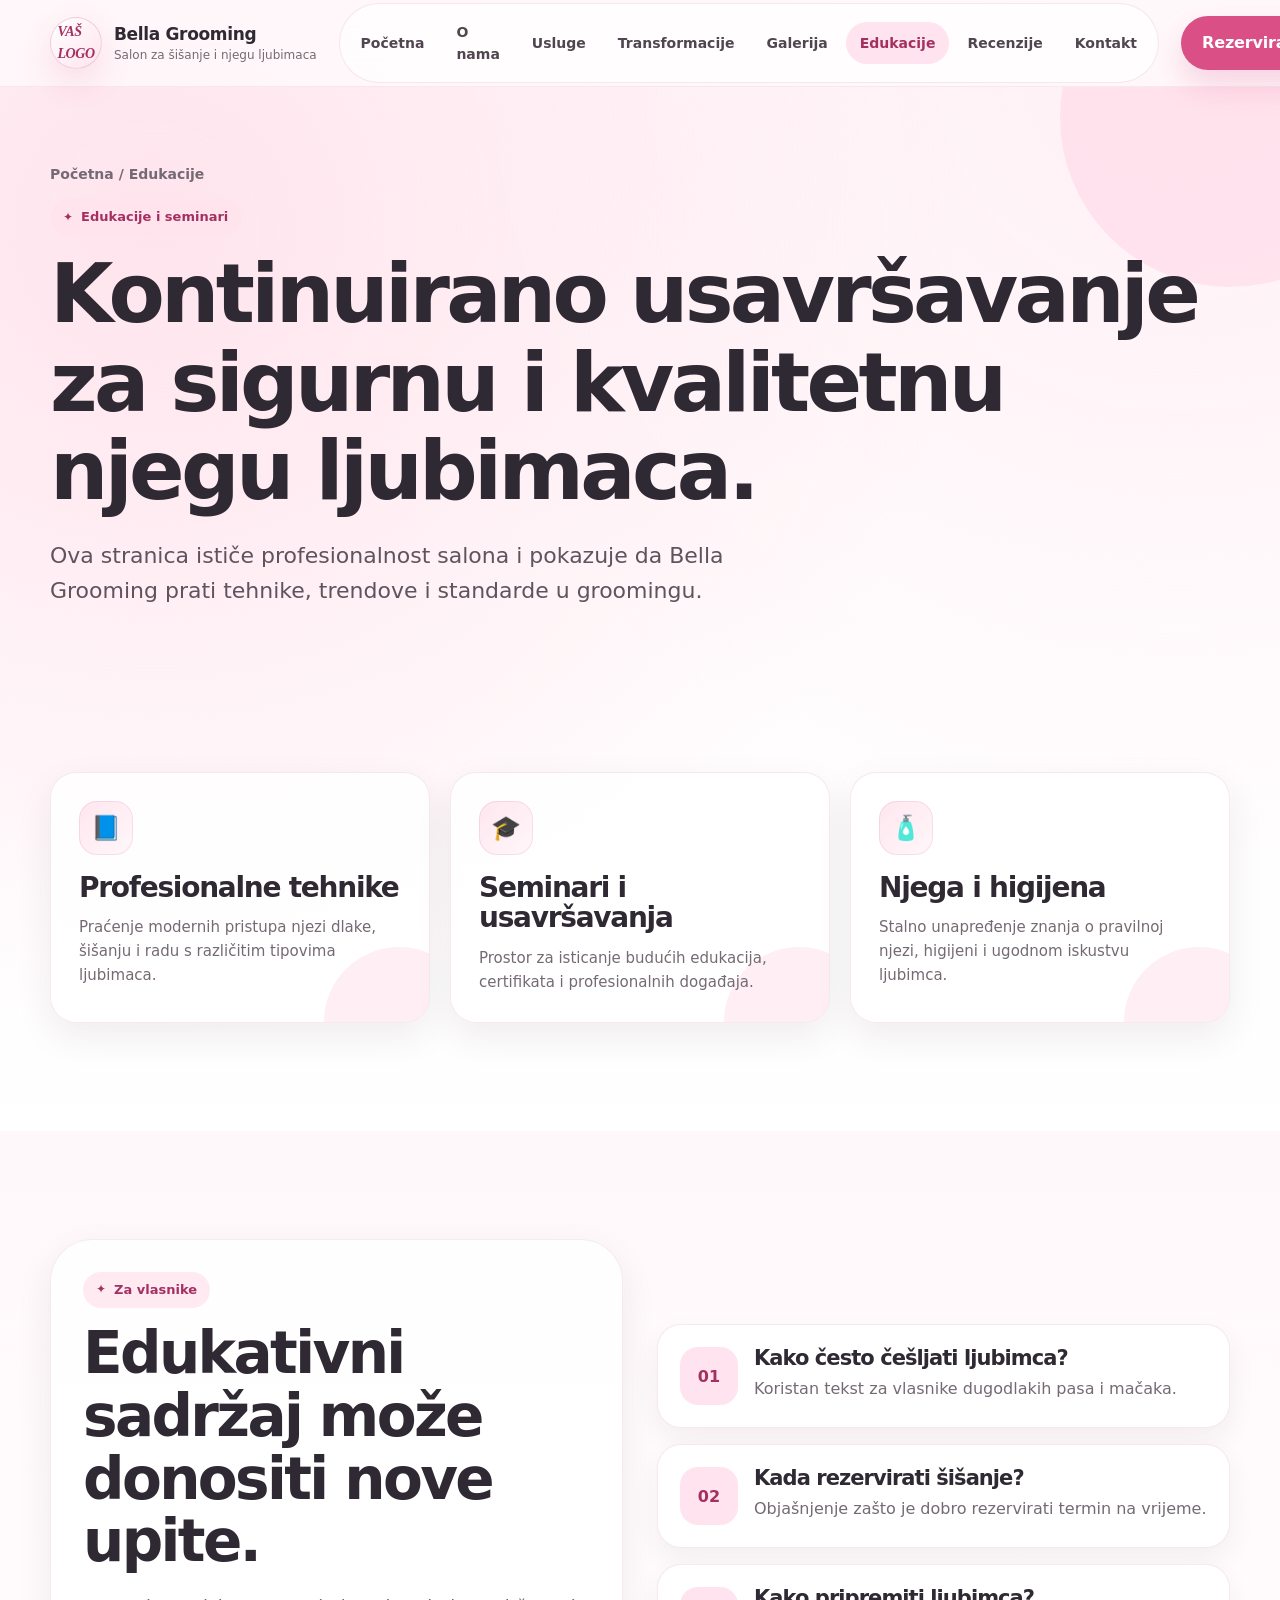
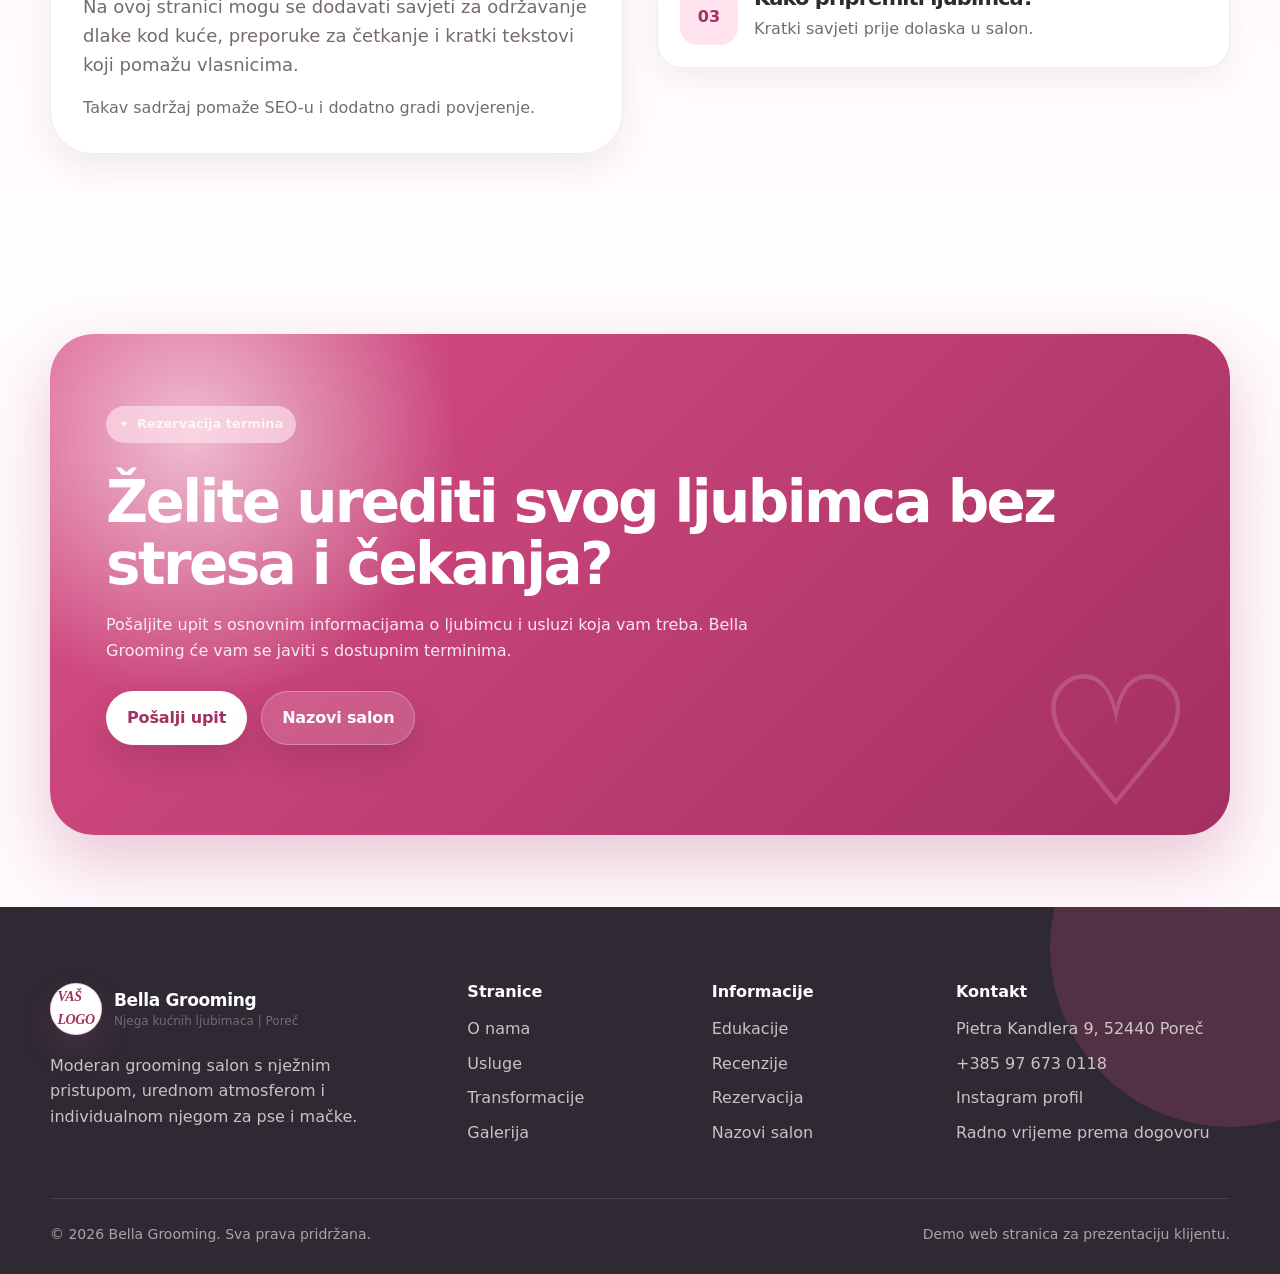
<file: edukacije.html>
<!DOCTYPE html>
<html lang="hr">
<head>
  <meta charset="UTF-8" />
  <meta name="viewport" content="width=device-width, initial-scale=1.0" />
  <title>Edukacije i seminari | Bella Grooming Poreč</title>
  <meta name="description" content="Edukacije, seminari i profesionalno usavršavanje u groomingu." />
  <meta name="theme-color" content="#fffafb" />
  <link rel="icon" href="assets/img/favicon.svg" type="image/svg+xml" />
  <link rel="stylesheet" href="assets/css/style.css" />
</head>
<body>
  <header class="site-header">
    <div class="container navbar">
      <a class="brand" href="index.html" aria-label="Bella Grooming početna">
        <span class="brand-mark">VAŠ<br>LOGO</span>
        <span class="brand-text"><strong>Bella Grooming</strong><span>Salon za šišanje i njegu ljubimaca</span></span>
      </a>
      <nav class="nav-links" aria-label="Glavna navigacija">
        <a href="index.html">Početna</a>
        <a href="o-nama.html">O nama</a>
        <a href="usluge.html">Usluge</a>
        <a href="transformacije.html">Transformacije</a>
        <a href="galerija.html">Galerija</a>
        <a href="edukacije.html">Edukacije</a>
        <a href="recenzije.html">Recenzije</a>
        <a href="kontakt.html">Kontakt</a>
      </nav>
      <div class="header-actions">
        <a class="btn" href="kontakt.html">Rezerviraj termin</a>
        <button class="menu-toggle" type="button" aria-label="Otvori navigaciju" aria-expanded="false">
          <span></span><span></span><span></span>
        </button>
      </div>
    </div>
  </header>
  <main>

    <section class="page-hero">
      <div class="container">
        <div class="breadcrumb reveal">Početna / Edukacije</div>
        <p class="eyebrow reveal">Edukacije i seminari</p>
        <h1 class="reveal delay-1">Kontinuirano usavršavanje za sigurnu i kvalitetnu njegu ljubimaca.</h1>
        <p class="lead reveal delay-2">Ova stranica ističe profesionalnost salona i pokazuje da Bella Grooming prati tehnike, trendove i standarde u groomingu.</p>
      </div>
    </section>
    <section class="section">
      <div class="container grid-3">
        <article class="card reveal"><div class="card-inner"><div class="icon-bubble">📘</div><h3>Profesionalne tehnike</h3><p>Praćenje modernih pristupa njezi dlake, šišanju i radu s različitim tipovima ljubimaca.</p></div></article>
        <article class="card reveal delay-1"><div class="card-inner"><div class="icon-bubble">🎓</div><h3>Seminari i usavršavanja</h3><p>Prostor za isticanje budućih edukacija, certifikata i profesionalnih događaja.</p></div></article>
        <article class="card reveal delay-2"><div class="card-inner"><div class="icon-bubble">🧴</div><h3>Njega i higijena</h3><p>Stalno unapređenje znanja o pravilnoj njezi, higijeni i ugodnom iskustvu ljubimca.</p></div></article>
      </div>
    </section>
    <section class="section section-soft">
      <div class="container grid-2">
        <div class="story-card reveal"><p class="eyebrow">Za vlasnike</p><h2>Edukativni sadržaj može donositi nove upite.</h2><p class="text-large">Na ovoj stranici mogu se dodavati savjeti za održavanje dlake kod kuće, preporuke za četkanje i kratki tekstovi koji pomažu vlasnicima.</p><p>Takav sadržaj pomaže SEO-u i dodatno gradi povjerenje.</p></div>
        <div class="process reveal delay-1">
          <div class="process-item"><span class="process-number"></span><div><h3>Kako često češljati ljubimca?</h3><p>Koristan tekst za vlasnike dugodlakih pasa i mačaka.</p></div></div>
          <div class="process-item"><span class="process-number"></span><div><h3>Kada rezervirati šišanje?</h3><p>Objašnjenje zašto je dobro rezervirati termin na vrijeme.</p></div></div>
          <div class="process-item"><span class="process-number"></span><div><h3>Kako pripremiti ljubimca?</h3><p>Kratki savjeti prije dolaska u salon.</p></div></div>
        </div>
      </div>
    </section>
    <section class="section compact">
      <div class="container">
        <div class="cta-band reveal">
          <p class="eyebrow">Rezervacija termina</p>
          <h2>Želite urediti svog ljubimca bez stresa i čekanja?</h2>
          <p>Pošaljite upit s osnovnim informacijama o ljubimcu i usluzi koja vam treba. Bella Grooming će vam se javiti s dostupnim terminima.</p>
          <div class="hero-actions">
            <a class="btn" href="kontakt.html">Pošalji upit</a>
            <a class="btn secondary" href="tel:+385976730118">Nazovi salon</a>
          </div>
        </div>
      </div>
    </section>

  </main>
  <footer class="site-footer">
    <div class="container">
      <div class="footer-grid">
        <div class="footer-brand">
          <a class="brand" href="index.html">
            <span class="brand-mark">VAŠ<br>LOGO</span>
            <span class="brand-text"><strong>Bella Grooming</strong><span>Njega kućnih ljubimaca | Poreč</span></span>
          </a>
          <p>Moderan grooming salon s nježnim pristupom, urednom atmosferom i individualnom njegom za pse i mačke.</p>
        </div>
        <div class="footer-col">
          <h3>Stranice</h3>
          <a href="o-nama.html">O nama</a>
          <a href="usluge.html">Usluge</a>
          <a href="transformacije.html">Transformacije</a>
          <a href="galerija.html">Galerija</a>
        </div>
        <div class="footer-col">
          <h3>Informacije</h3>
          <a href="edukacije.html">Edukacije</a>
          <a href="recenzije.html">Recenzije</a>
          <a href="kontakt.html">Rezervacija</a>
          <a href="tel:+385976730118">Nazovi salon</a>
        </div>
        <div class="footer-col">
          <h3>Kontakt</h3>
          <span>Pietra Kandlera 9, 52440 Poreč</span>
          <a href="tel:+385976730118">+385 97 673 0118</a>
          <a href="https://www.instagram.com/melinda.ademi89/" target="_blank" rel="noopener">Instagram profil</a>
          <span>Radno vrijeme prema dogovoru</span>
        </div>
      </div>
      <div class="footer-bottom">
        <span>© <span id="year">2026</span> Bella Grooming. Sva prava pridržana.</span>
        <span>Demo web stranica za prezentaciju klijentu.</span>
      </div>
    </div>
  </footer>
  <script src="assets/js/main.js"></script>
</body>
</html>
</file>
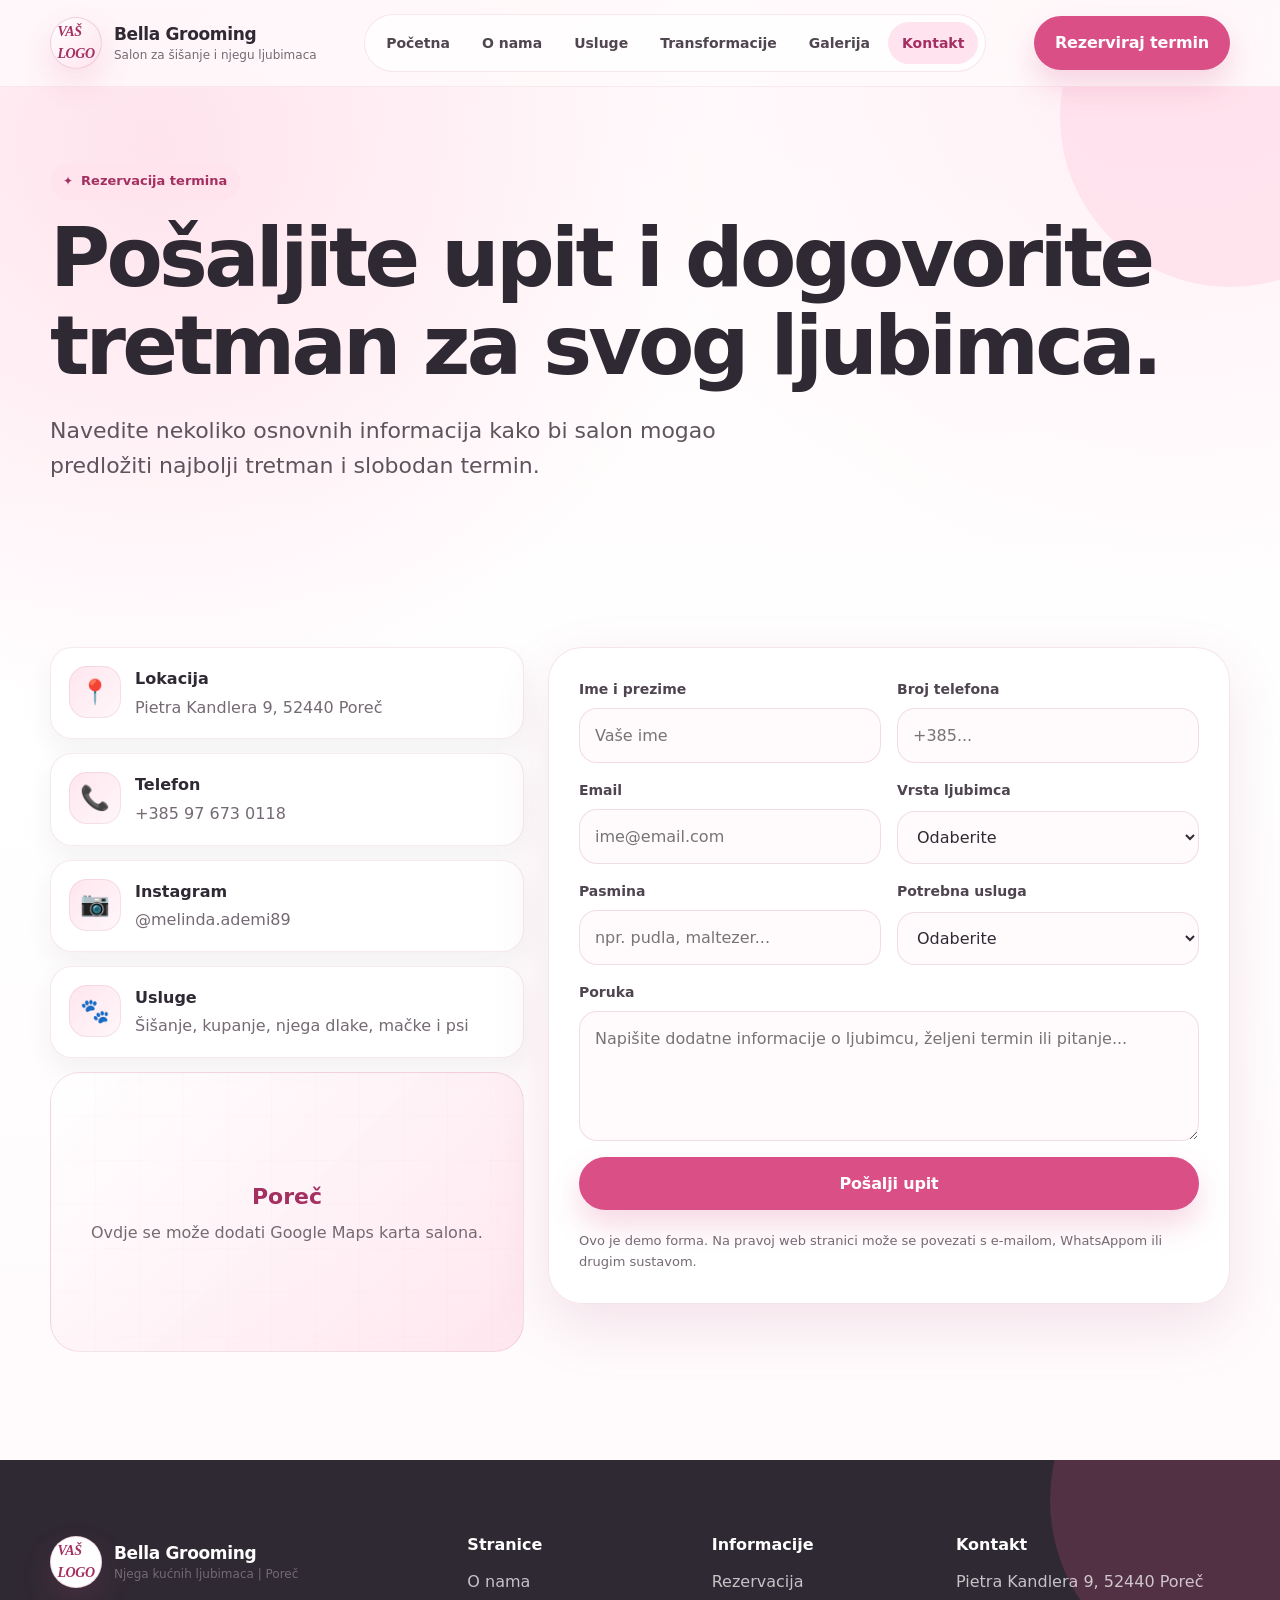
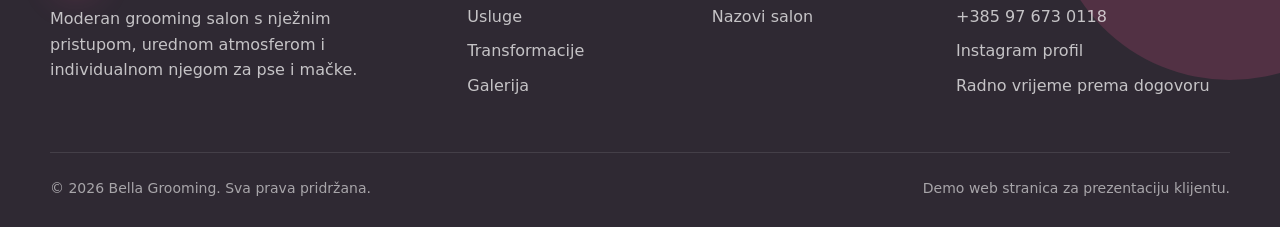
<file: kontakt.html>
<!DOCTYPE html>
<html lang="hr">
<head>
  <meta charset="UTF-8" />
  <meta name="viewport" content="width=device-width, initial-scale=1.0" />
  <title>Kontakt i rezervacija | Bella Grooming Poreč</title>
  <meta name="description" content="Pošaljite upit za termin u Bella Grooming salonu za pse i mačke u Poreču." />
  <meta name="theme-color" content="#fffafb" />
  <link rel="icon" href="assets/img/favicon.svg" type="image/svg+xml" />
  <link rel="stylesheet" href="assets/css/style.css" />
</head>
<body>
  <header class="site-header">
    <div class="container navbar">
      <a class="brand" href="index.html" aria-label="Bella Grooming početna">
        <span class="brand-mark">VAŠ<br>LOGO</span>
        <span class="brand-text"><strong>Bella Grooming</strong><span>Salon za šišanje i njegu ljubimaca</span></span>
      </a>
      <nav class="nav-links" aria-label="Glavna navigacija">
        <a href="index.html">Početna</a>
        <a href="o-nama.html">O nama</a>
        <a href="usluge.html">Usluge</a>
        <a href="transformacije.html">Transformacije</a>
        <a href="galerija.html">Galerija</a>
        <a href="kontakt.html">Kontakt</a>
      </nav>
      <div class="header-actions">
        <a class="btn" href="kontakt.html">Rezerviraj termin</a>
        <button class="menu-toggle" type="button" aria-label="Otvori navigaciju" aria-expanded="false">
          <span></span><span></span><span></span>
        </button>
      </div>
    </div>
  </header>
  <main>

    <section class="page-hero">
      <div class="container">
        <p class="eyebrow reveal">Rezervacija termina</p>
        <h1 class="reveal delay-1">Pošaljite upit i dogovorite tretman za svog ljubimca.</h1>
        <p class="lead reveal delay-2">Navedite nekoliko osnovnih informacija kako bi salon mogao predložiti najbolji tretman i slobodan termin.</p>
      </div>
    </section>
    <section class="section">
      <div class="container contact-layout">
        <aside class="contact-info reveal">
          <div class="info-row"><div class="icon-bubble">📍</div><div><strong>Lokacija</strong><span>Pietra Kandlera 9, 52440 Poreč</span></div></div>
          <div class="info-row"><div class="icon-bubble">📞</div><div><strong>Telefon</strong><a href="tel:+385976730118">+385 97 673 0118</a></div></div>
          <div class="info-row"><div class="icon-bubble">📷</div><div><strong>Instagram</strong><a href="https://www.instagram.com/melinda.ademi89/" target="_blank" rel="noopener">@melinda.ademi89</a></div></div>
          <div class="info-row"><div class="icon-bubble">🐾</div><div><strong>Usluge</strong><span>Šišanje, kupanje, njega dlake, mačke i psi</span></div></div>
          <div class="map-placeholder"><div><strong>Poreč</strong><span>Ovdje se može dodati Google Maps karta salona.</span></div></div>
        </aside>
        <div class="form-card reveal delay-1">
          <form data-contact-form>
            <div class="form-grid">
              <div class="form-field"><label for="name">Ime i prezime</label><input id="name" name="name" type="text" placeholder="Vaše ime" required /></div>
              <div class="form-field"><label for="phone">Broj telefona</label><input id="phone" name="phone" type="tel" placeholder="+385..." required /></div>
              <div class="form-field"><label for="email">Email</label><input id="email" name="email" type="email" placeholder="ime@email.com" /></div>
              <div class="form-field"><label for="pet">Vrsta ljubimca</label><select id="pet" name="pet" required><option value="">Odaberite</option><option>Pas</option><option>Mačka</option><option>Drugo</option></select></div>
              <div class="form-field"><label for="breed">Pasmina</label><input id="breed" name="breed" type="text" placeholder="npr. pudla, maltezer..." /></div>
              <div class="form-field"><label for="service">Potrebna usluga</label><select id="service" name="service" required><option value="">Odaberite</option><option>Šišanje</option><option>Kupanje i sušenje</option><option>Raščešljavanje</option><option>Higijenska njega</option><option>Njega mačke</option><option>Nisam siguran/sigurna</option></select></div>
              <div class="form-field full"><label for="message">Poruka</label><textarea id="message" name="message" placeholder="Napišite dodatne informacije o ljubimcu, željeni termin ili pitanje..."></textarea></div>
              <div class="form-field full"><button class="btn full" type="submit">Pošalji upit</button><p class="form-note">Ovo je demo forma. Na pravoj web stranici može se povezati s e-mailom, WhatsAppom ili drugim sustavom.</p><div class="form-message" role="status"></div></div>
            </div>
          </form>
        </div>
      </div>
    </section>

  </main>
  <footer class="site-footer">
    <div class="container">
      <div class="footer-grid">
        <div class="footer-brand">
          <a class="brand" href="index.html">
            <span class="brand-mark">VAŠ<br>LOGO</span>
            <span class="brand-text"><strong>Bella Grooming</strong><span>Njega kućnih ljubimaca | Poreč</span></span>
          </a>
          <p>Moderan grooming salon s nježnim pristupom, urednom atmosferom i individualnom njegom za pse i mačke.</p>
        </div>
        <div class="footer-col">
          <h3>Stranice</h3>
          <a href="o-nama.html">O nama</a>
          <a href="usluge.html">Usluge</a>
          <a href="transformacije.html">Transformacije</a>
          <a href="galerija.html">Galerija</a>
        </div>
        <div class="footer-col">
          <h3>Informacije</h3>
          <a href="kontakt.html">Rezervacija</a>
          <a href="tel:+385976730118">Nazovi salon</a>
        </div>
        <div class="footer-col">
          <h3>Kontakt</h3>
          <span>Pietra Kandlera 9, 52440 Poreč</span>
          <a href="tel:+385976730118">+385 97 673 0118</a>
          <a href="https://www.instagram.com/melinda.ademi89/" target="_blank" rel="noopener">Instagram profil</a>
          <span>Radno vrijeme prema dogovoru</span>
        </div>
      </div>
      <div class="footer-bottom">
        <span>© <span id="year">2026</span> Bella Grooming. Sva prava pridržana.</span>
        <span>Demo web stranica za prezentaciju klijentu.</span>
      </div>
    </div>
  </footer>
  <script src="assets/js/main.js"></script>
</body>
</html>
</file>
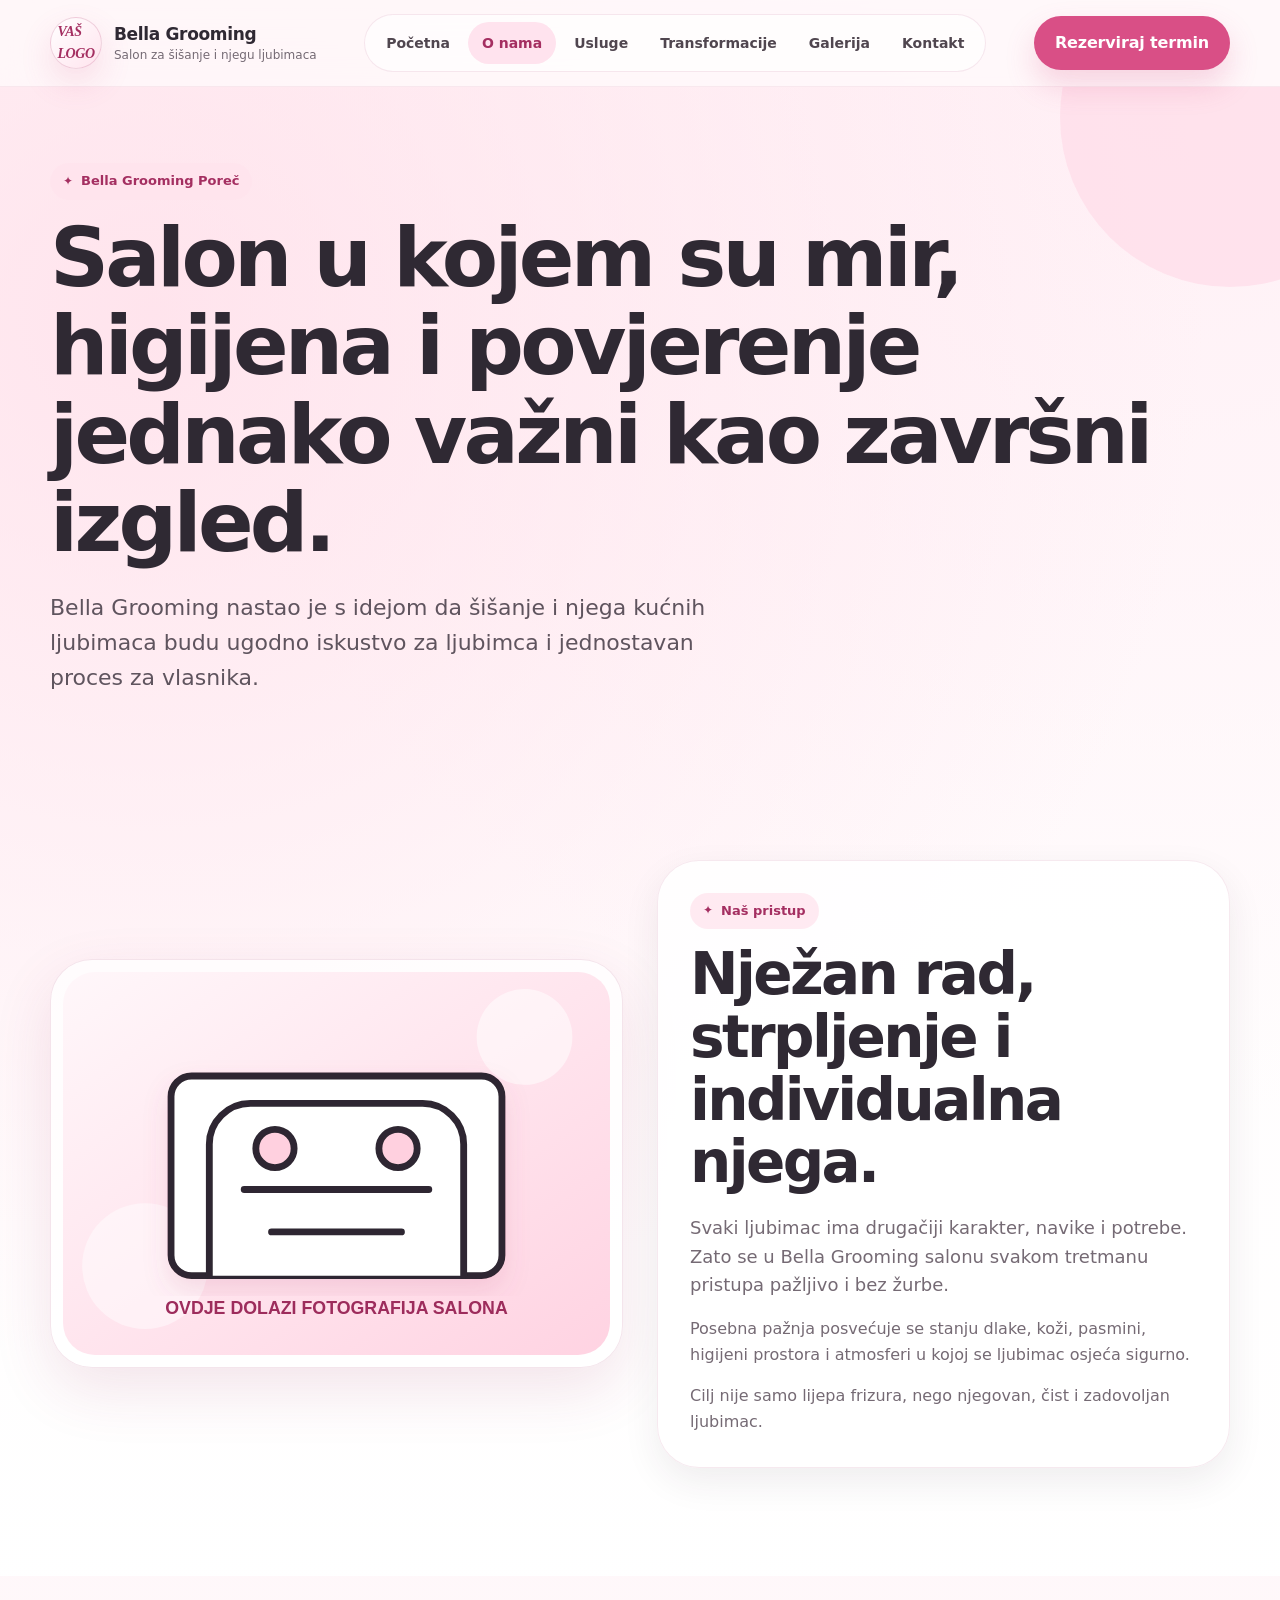
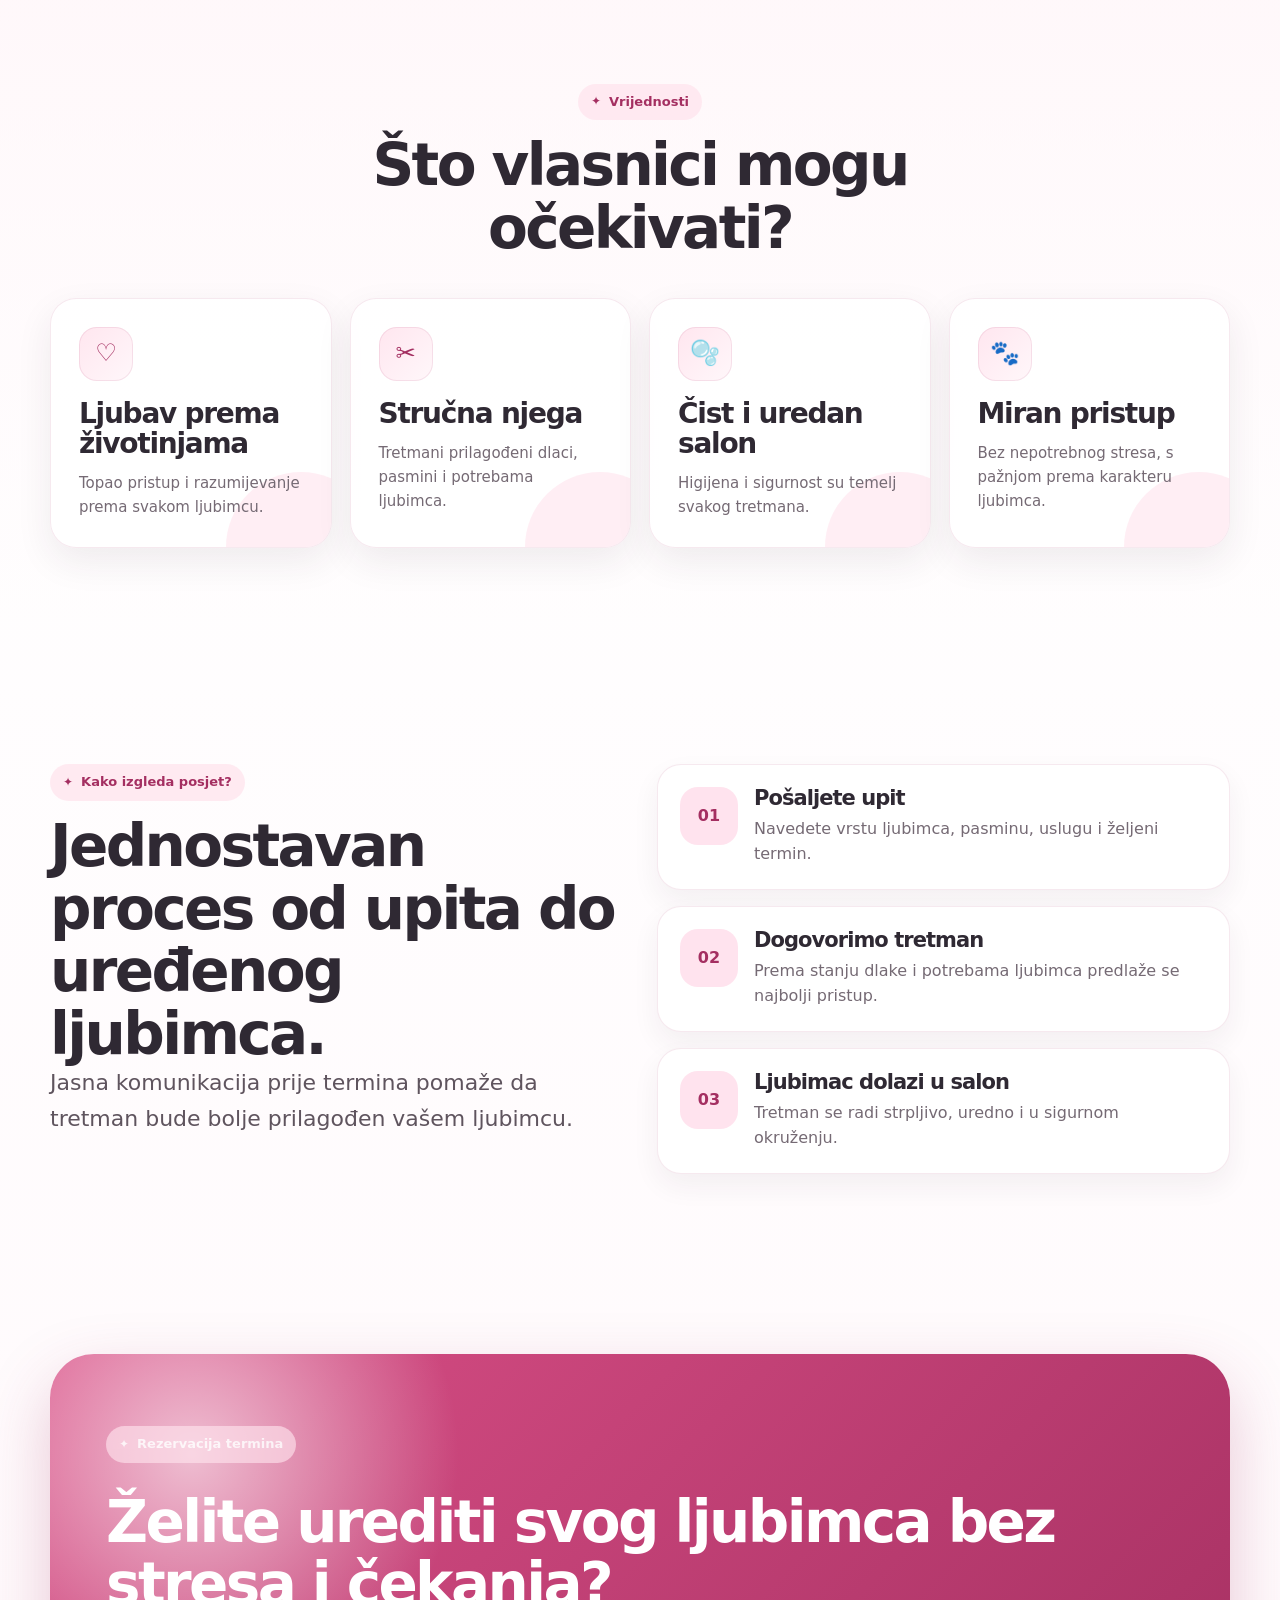
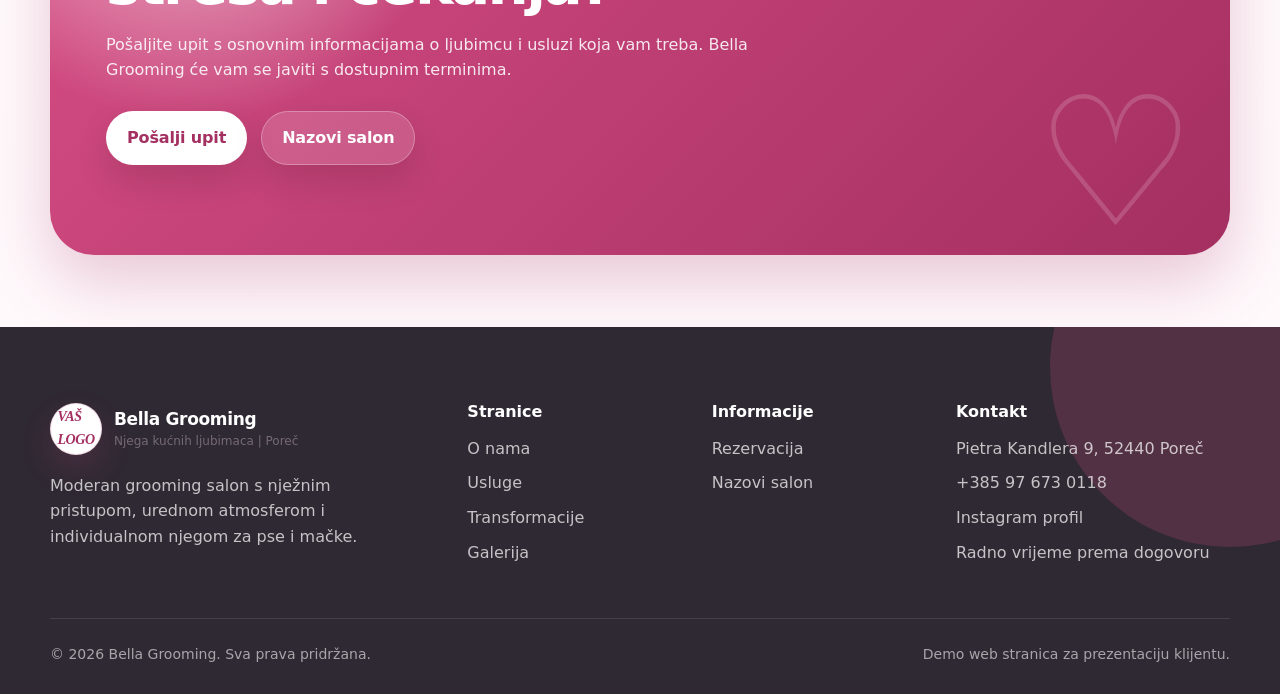
<file: o-nama.html>
<!DOCTYPE html>
<html lang="hr">
<head>
  <meta charset="UTF-8" />
  <meta name="viewport" content="width=device-width, initial-scale=1.0" />
  <title>O nama | Bella Grooming Poreč</title>
  <meta name="description" content="Saznajte više o Bella Grooming salonu za njegu kućnih ljubimaca u Poreču." />
  <meta name="theme-color" content="#fffafb" />
  <link rel="icon" href="assets/img/favicon.svg" type="image/svg+xml" />
  <link rel="stylesheet" href="assets/css/style.css" />
</head>
<body>
  <header class="site-header">
    <div class="container navbar">
      <a class="brand" href="index.html" aria-label="Bella Grooming početna">
        <span class="brand-mark">VAŠ<br>LOGO</span>
        <span class="brand-text"><strong>Bella Grooming</strong><span>Salon za šišanje i njegu ljubimaca</span></span>
      </a>
      <nav class="nav-links" aria-label="Glavna navigacija">
        <a href="index.html">Početna</a>
        <a href="o-nama.html">O nama</a>
        <a href="usluge.html">Usluge</a>
        <a href="transformacije.html">Transformacije</a>
        <a href="galerija.html">Galerija</a>
        <a href="kontakt.html">Kontakt</a>
      </nav>
      <div class="header-actions">
        <a class="btn" href="kontakt.html">Rezerviraj termin</a>
        <button class="menu-toggle" type="button" aria-label="Otvori navigaciju" aria-expanded="false">
          <span></span><span></span><span></span>
        </button>
      </div>
    </div>
  </header>
  <main>

    <section class="page-hero">
      <div class="container">
        <p class="eyebrow reveal">Bella Grooming Poreč</p>
        <h1 class="reveal delay-1">Salon u kojem su mir, higijena i povjerenje jednako važni kao završni izgled.</h1>
        <p class="lead reveal delay-2">Bella Grooming nastao je s idejom da šišanje i njega kućnih ljubimaca budu ugodno iskustvo za ljubimca i jednostavan proces za vlasnika.</p>
      </div>
    </section>
    <section class="section">
      <div class="container grid-2">
        <div class="image-card reveal"><img src="assets/img/salon-placeholder.svg" alt="Bella Grooming salon placeholder" /></div>
        <div class="story-card reveal delay-1">
          <p class="eyebrow">Naš pristup</p>
          <h2>Nježan rad, strpljenje i individualna njega.</h2>
          <p class="text-large">Svaki ljubimac ima drugačiji karakter, navike i potrebe. Zato se u Bella Grooming salonu svakom tretmanu pristupa pažljivo i bez žurbe.</p>
          <p>Posebna pažnja posvećuje se stanju dlake, koži, pasmini, higijeni prostora i atmosferi u kojoj se ljubimac osjeća sigurno.</p>
          <p>Cilj nije samo lijepa frizura, nego njegovan, čist i zadovoljan ljubimac.</p>
        </div>
      </div>
    </section>
    <section class="section section-soft">
      <div class="container">
        <div class="section-header center reveal"><p class="eyebrow">Vrijednosti</p><h2>Što vlasnici mogu očekivati?</h2></div>
        <div class="grid-4">
          <article class="card reveal"><div class="card-inner"><div class="icon-bubble">♡</div><h3>Ljubav prema životinjama</h3><p>Topao pristup i razumijevanje prema svakom ljubimcu.</p></div></article>
          <article class="card reveal delay-1"><div class="card-inner"><div class="icon-bubble">✂️</div><h3>Stručna njega</h3><p>Tretmani prilagođeni dlaci, pasmini i potrebama ljubimca.</p></div></article>
          <article class="card reveal delay-2"><div class="card-inner"><div class="icon-bubble">🫧</div><h3>Čist i uredan salon</h3><p>Higijena i sigurnost su temelj svakog tretmana.</p></div></article>
          <article class="card reveal delay-3"><div class="card-inner"><div class="icon-bubble">🐾</div><h3>Miran pristup</h3><p>Bez nepotrebnog stresa, s pažnjom prema karakteru ljubimca.</p></div></article>
        </div>
      </div>
    </section>
    <section class="section">
      <div class="container grid-2">
        <div class="section-header reveal"><p class="eyebrow">Kako izgleda posjet?</p><h2>Jednostavan proces od upita do uređenog ljubimca.</h2><p class="lead">Jasna komunikacija prije termina pomaže da tretman bude bolje prilagođen vašem ljubimcu.</p></div>
        <div class="process reveal delay-1">
          <div class="process-item"><span class="process-number"></span><div><h3>Pošaljete upit</h3><p>Navedete vrstu ljubimca, pasminu, uslugu i željeni termin.</p></div></div>
          <div class="process-item"><span class="process-number"></span><div><h3>Dogovorimo tretman</h3><p>Prema stanju dlake i potrebama ljubimca predlaže se najbolji pristup.</p></div></div>
          <div class="process-item"><span class="process-number"></span><div><h3>Ljubimac dolazi u salon</h3><p>Tretman se radi strpljivo, uredno i u sigurnom okruženju.</p></div></div>
        </div>
      </div>
    </section>
    <section class="section compact">
      <div class="container">
        <div class="cta-band reveal">
          <p class="eyebrow">Rezervacija termina</p>
          <h2>Želite urediti svog ljubimca bez stresa i čekanja?</h2>
          <p>Pošaljite upit s osnovnim informacijama o ljubimcu i usluzi koja vam treba. Bella Grooming će vam se javiti s dostupnim terminima.</p>
          <div class="hero-actions">
            <a class="btn" href="kontakt.html">Pošalji upit</a>
            <a class="btn secondary" href="tel:+385976730118">Nazovi salon</a>
          </div>
        </div>
      </div>
    </section>

  </main>
  <footer class="site-footer">
    <div class="container">
      <div class="footer-grid">
        <div class="footer-brand">
          <a class="brand" href="index.html">
            <span class="brand-mark">VAŠ<br>LOGO</span>
            <span class="brand-text"><strong>Bella Grooming</strong><span>Njega kućnih ljubimaca | Poreč</span></span>
          </a>
          <p>Moderan grooming salon s nježnim pristupom, urednom atmosferom i individualnom njegom za pse i mačke.</p>
        </div>
        <div class="footer-col">
          <h3>Stranice</h3>
          <a href="o-nama.html">O nama</a>
          <a href="usluge.html">Usluge</a>
          <a href="transformacije.html">Transformacije</a>
          <a href="galerija.html">Galerija</a>
        </div>
        <div class="footer-col">
          <h3>Informacije</h3>
          <a href="kontakt.html">Rezervacija</a>
          <a href="tel:+385976730118">Nazovi salon</a>
        </div>
        <div class="footer-col">
          <h3>Kontakt</h3>
          <span>Pietra Kandlera 9, 52440 Poreč</span>
          <a href="tel:+385976730118">+385 97 673 0118</a>
          <a href="https://www.instagram.com/melinda.ademi89/" target="_blank" rel="noopener">Instagram profil</a>
          <span>Radno vrijeme prema dogovoru</span>
        </div>
      </div>
      <div class="footer-bottom">
        <span>© <span id="year">2026</span> Bella Grooming. Sva prava pridržana.</span>
        <span>Demo web stranica za prezentaciju klijentu.</span>
      </div>
    </div>
  </footer>
  <script src="assets/js/main.js"></script>
</body>
</html>
</file>
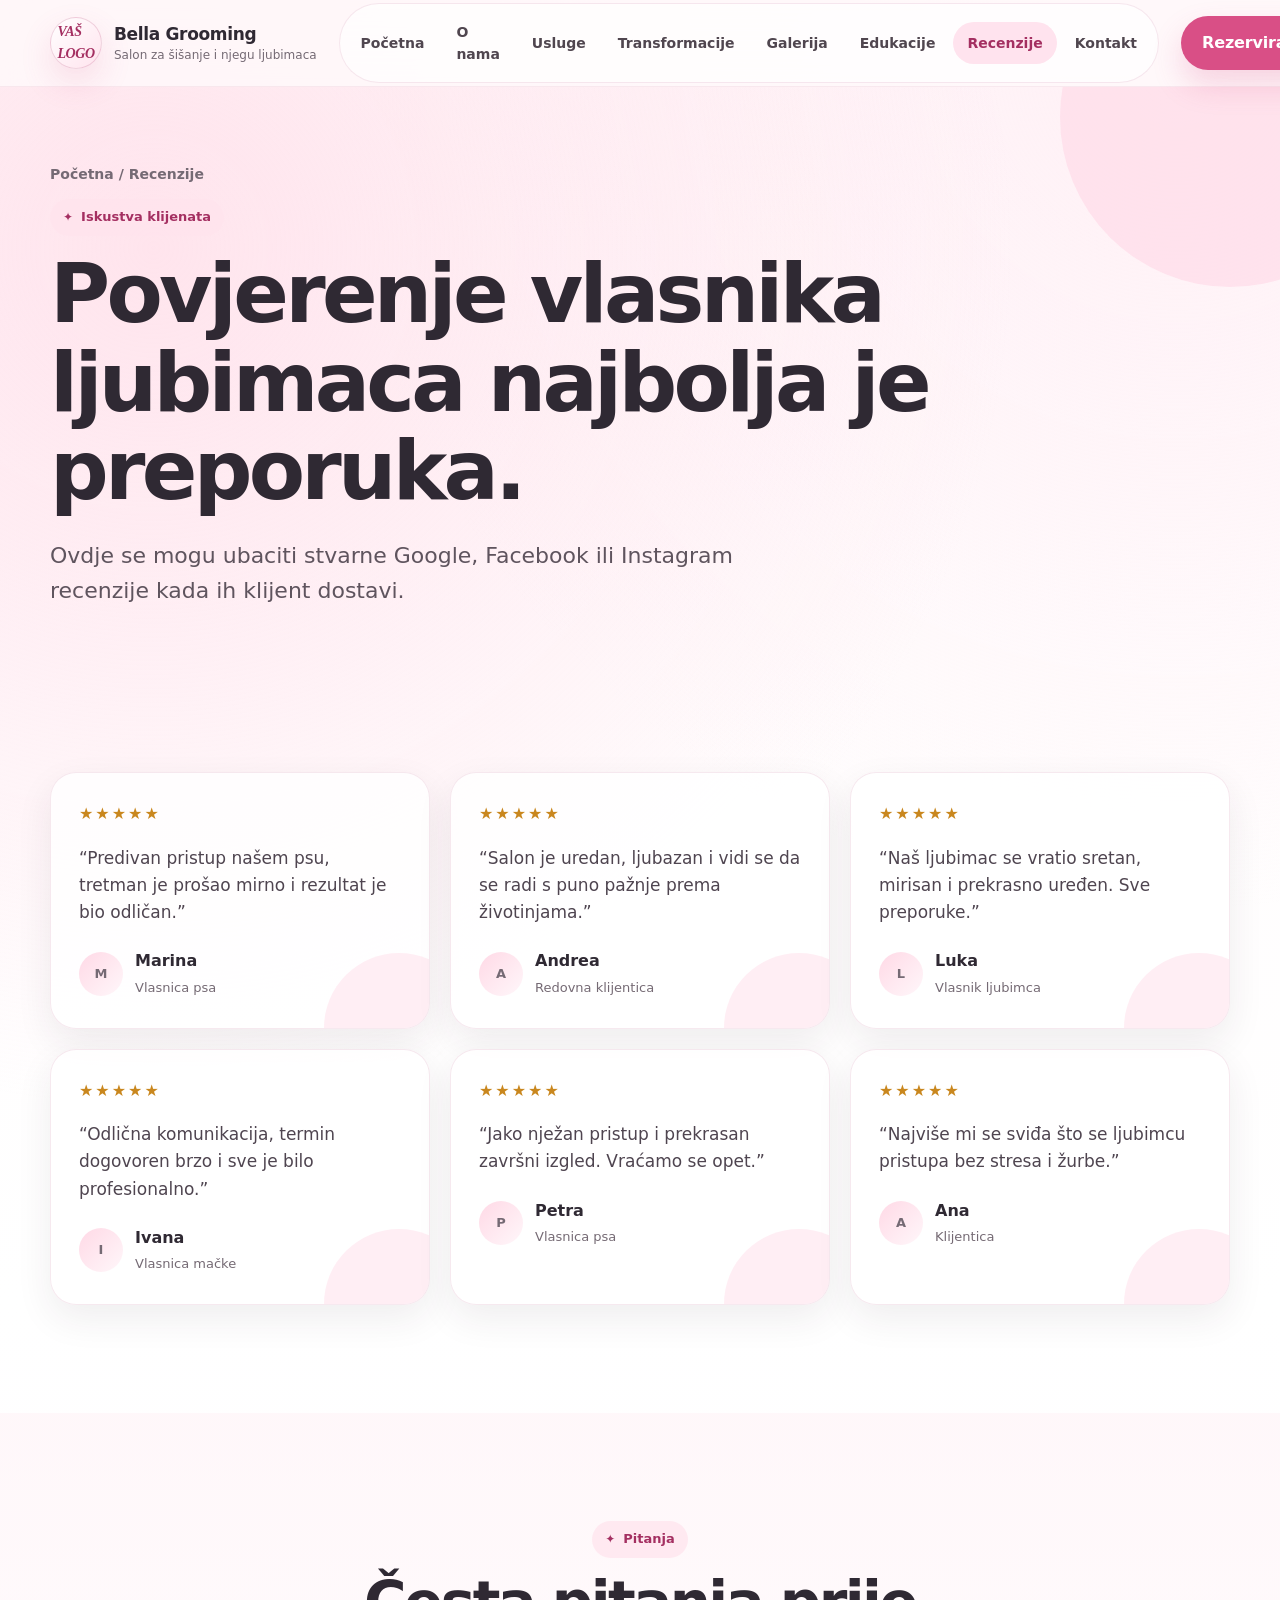
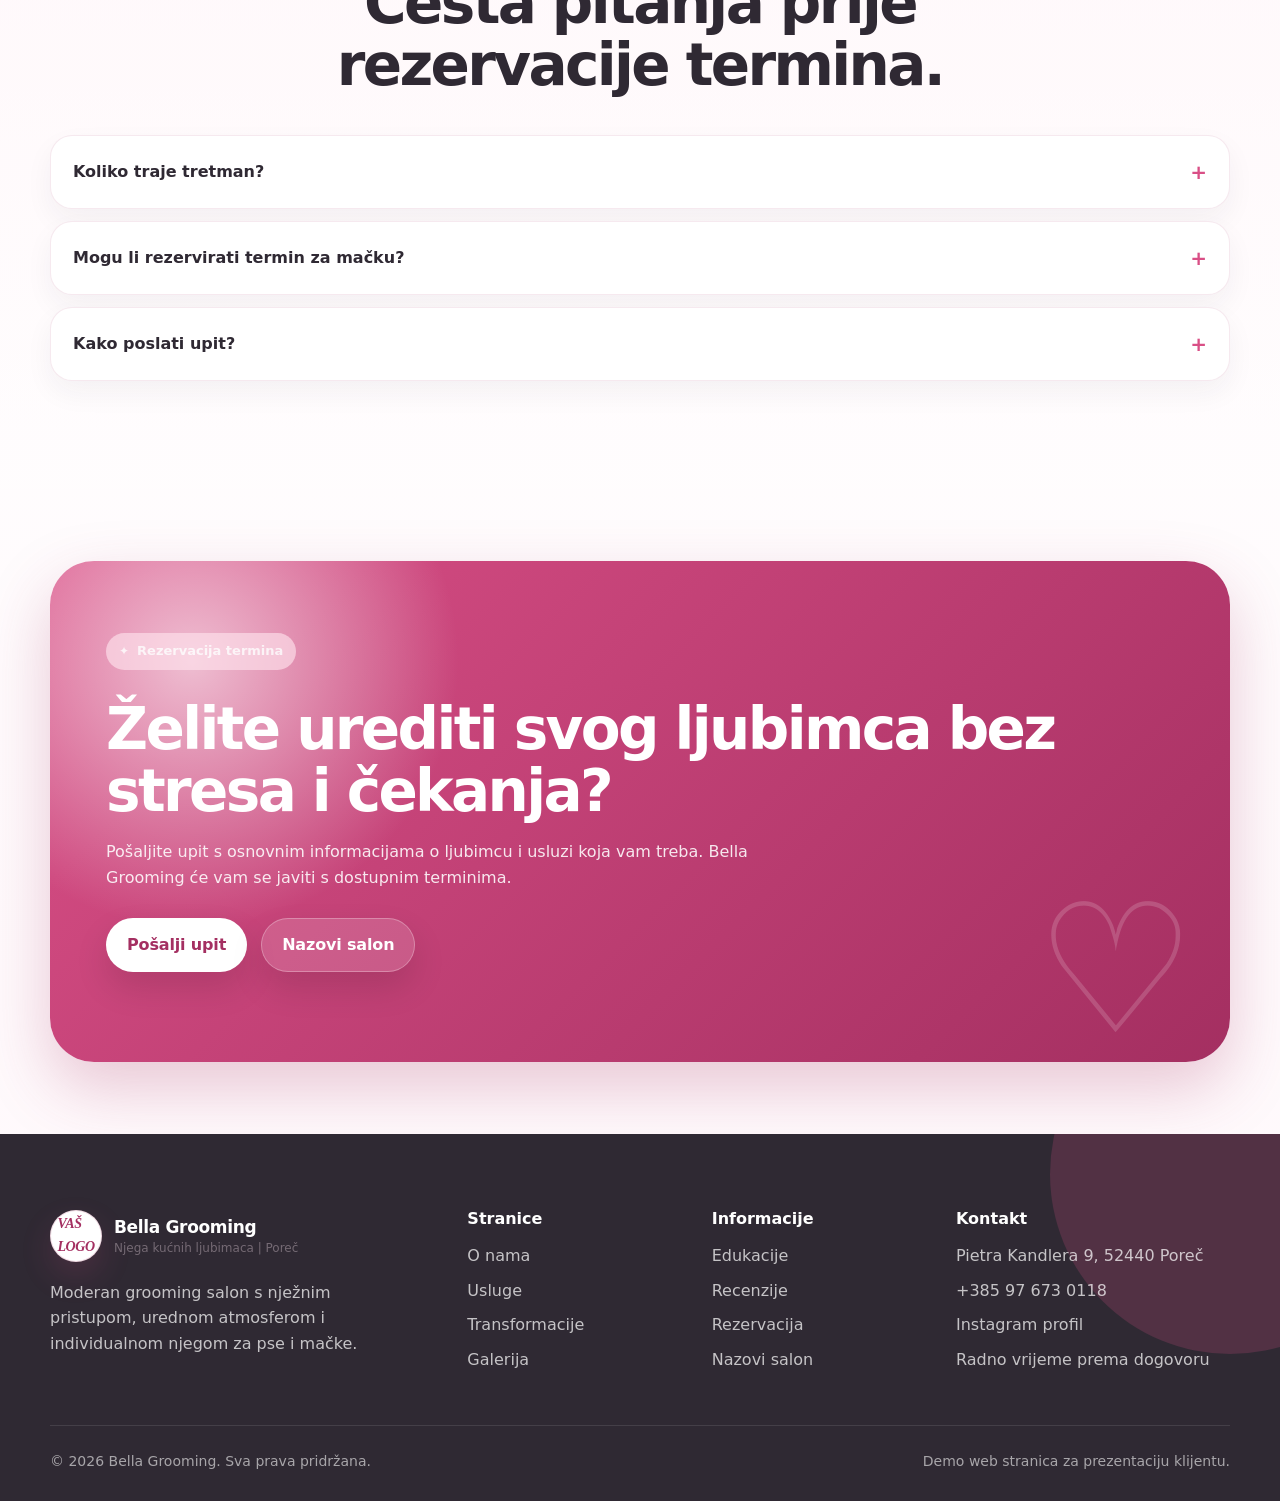
<file: recenzije.html>
<!DOCTYPE html>
<html lang="hr">
<head>
  <meta charset="UTF-8" />
  <meta name="viewport" content="width=device-width, initial-scale=1.0" />
  <title>Recenzije | Bella Grooming Poreč</title>
  <meta name="description" content="Recenzije klijenata i česta pitanja za Bella Grooming salon." />
  <meta name="theme-color" content="#fffafb" />
  <link rel="icon" href="assets/img/favicon.svg" type="image/svg+xml" />
  <link rel="stylesheet" href="assets/css/style.css" />
</head>
<body>
  <header class="site-header">
    <div class="container navbar">
      <a class="brand" href="index.html" aria-label="Bella Grooming početna">
        <span class="brand-mark">VAŠ<br>LOGO</span>
        <span class="brand-text"><strong>Bella Grooming</strong><span>Salon za šišanje i njegu ljubimaca</span></span>
      </a>
      <nav class="nav-links" aria-label="Glavna navigacija">
        <a href="index.html">Početna</a>
        <a href="o-nama.html">O nama</a>
        <a href="usluge.html">Usluge</a>
        <a href="transformacije.html">Transformacije</a>
        <a href="galerija.html">Galerija</a>
        <a href="edukacije.html">Edukacije</a>
        <a href="recenzije.html">Recenzije</a>
        <a href="kontakt.html">Kontakt</a>
      </nav>
      <div class="header-actions">
        <a class="btn" href="kontakt.html">Rezerviraj termin</a>
        <button class="menu-toggle" type="button" aria-label="Otvori navigaciju" aria-expanded="false">
          <span></span><span></span><span></span>
        </button>
      </div>
    </div>
  </header>
  <main>

    <section class="page-hero">
      <div class="container">
        <div class="breadcrumb reveal">Početna / Recenzije</div>
        <p class="eyebrow reveal">Iskustva klijenata</p>
        <h1 class="reveal delay-1">Povjerenje vlasnika ljubimaca najbolja je preporuka.</h1>
        <p class="lead reveal delay-2">Ovdje se mogu ubaciti stvarne Google, Facebook ili Instagram recenzije kada ih klijent dostavi.</p>
      </div>
    </section>
    <section class="section">
      <div class="container grid-3">
        <article class="card testimonial reveal delay-1"><div class="card-inner"><div class="stars">★★★★★</div><blockquote>“Predivan pristup našem psu, tretman je prošao mirno i rezultat je bio odličan.”</blockquote><div class="client"><span class="avatar">M</span><div><strong>Marina</strong><span>Vlasnica psa</span></div></div></div></article><article class="card testimonial reveal delay-2"><div class="card-inner"><div class="stars">★★★★★</div><blockquote>“Salon je uredan, ljubazan i vidi se da se radi s puno pažnje prema životinjama.”</blockquote><div class="client"><span class="avatar">A</span><div><strong>Andrea</strong><span>Redovna klijentica</span></div></div></div></article><article class="card testimonial reveal delay-0"><div class="card-inner"><div class="stars">★★★★★</div><blockquote>“Naš ljubimac se vratio sretan, mirisan i prekrasno uređen. Sve preporuke.”</blockquote><div class="client"><span class="avatar">L</span><div><strong>Luka</strong><span>Vlasnik ljubimca</span></div></div></div></article><article class="card testimonial reveal delay-1"><div class="card-inner"><div class="stars">★★★★★</div><blockquote>“Odlična komunikacija, termin dogovoren brzo i sve je bilo profesionalno.”</blockquote><div class="client"><span class="avatar">I</span><div><strong>Ivana</strong><span>Vlasnica mačke</span></div></div></div></article><article class="card testimonial reveal delay-2"><div class="card-inner"><div class="stars">★★★★★</div><blockquote>“Jako nježan pristup i prekrasan završni izgled. Vraćamo se opet.”</blockquote><div class="client"><span class="avatar">P</span><div><strong>Petra</strong><span>Vlasnica psa</span></div></div></div></article><article class="card testimonial reveal delay-0"><div class="card-inner"><div class="stars">★★★★★</div><blockquote>“Najviše mi se sviđa što se ljubimcu pristupa bez stresa i žurbe.”</blockquote><div class="client"><span class="avatar">A</span><div><strong>Ana</strong><span>Klijentica</span></div></div></div></article>
      </div>
    </section>
    <section class="section section-soft">
      <div class="container">
        <div class="section-header center reveal"><p class="eyebrow">Pitanja</p><h2>Česta pitanja prije rezervacije termina.</h2></div>
        <div class="faq">
          <div class="faq-item reveal"><button class="faq-question" type="button">Koliko traje tretman? <span>+</span></button><div class="faq-answer"><div><p>Trajanje ovisi o veličini ljubimca, stanju dlake i odabranoj usluzi. Najbolje je poslati upit s osnovnim informacijama.</p></div></div></div>
          <div class="faq-item reveal delay-1"><button class="faq-question" type="button">Mogu li rezervirati termin za mačku? <span>+</span></button><div class="faq-answer"><div><p>Da, stranica je pripremljena i za usluge njege mačaka. Detalji se dogovaraju individualno.</p></div></div></div>
          <div class="faq-item reveal delay-2"><button class="faq-question" type="button">Kako poslati upit? <span>+</span></button><div class="faq-answer"><div><p>Upit možete poslati preko kontakt forme, pozivom ili putem Instagram profila.</p></div></div></div>
        </div>
      </div>
    </section>
    <section class="section compact">
      <div class="container">
        <div class="cta-band reveal">
          <p class="eyebrow">Rezervacija termina</p>
          <h2>Želite urediti svog ljubimca bez stresa i čekanja?</h2>
          <p>Pošaljite upit s osnovnim informacijama o ljubimcu i usluzi koja vam treba. Bella Grooming će vam se javiti s dostupnim terminima.</p>
          <div class="hero-actions">
            <a class="btn" href="kontakt.html">Pošalji upit</a>
            <a class="btn secondary" href="tel:+385976730118">Nazovi salon</a>
          </div>
        </div>
      </div>
    </section>

  </main>
  <footer class="site-footer">
    <div class="container">
      <div class="footer-grid">
        <div class="footer-brand">
          <a class="brand" href="index.html">
            <span class="brand-mark">VAŠ<br>LOGO</span>
            <span class="brand-text"><strong>Bella Grooming</strong><span>Njega kućnih ljubimaca | Poreč</span></span>
          </a>
          <p>Moderan grooming salon s nježnim pristupom, urednom atmosferom i individualnom njegom za pse i mačke.</p>
        </div>
        <div class="footer-col">
          <h3>Stranice</h3>
          <a href="o-nama.html">O nama</a>
          <a href="usluge.html">Usluge</a>
          <a href="transformacije.html">Transformacije</a>
          <a href="galerija.html">Galerija</a>
        </div>
        <div class="footer-col">
          <h3>Informacije</h3>
          <a href="edukacije.html">Edukacije</a>
          <a href="recenzije.html">Recenzije</a>
          <a href="kontakt.html">Rezervacija</a>
          <a href="tel:+385976730118">Nazovi salon</a>
        </div>
        <div class="footer-col">
          <h3>Kontakt</h3>
          <span>Pietra Kandlera 9, 52440 Poreč</span>
          <a href="tel:+385976730118">+385 97 673 0118</a>
          <a href="https://www.instagram.com/melinda.ademi89/" target="_blank" rel="noopener">Instagram profil</a>
          <span>Radno vrijeme prema dogovoru</span>
        </div>
      </div>
      <div class="footer-bottom">
        <span>© <span id="year">2026</span> Bella Grooming. Sva prava pridržana.</span>
        <span>Demo web stranica za prezentaciju klijentu.</span>
      </div>
    </div>
  </footer>
  <script src="assets/js/main.js"></script>
</body>
</html>
</file>
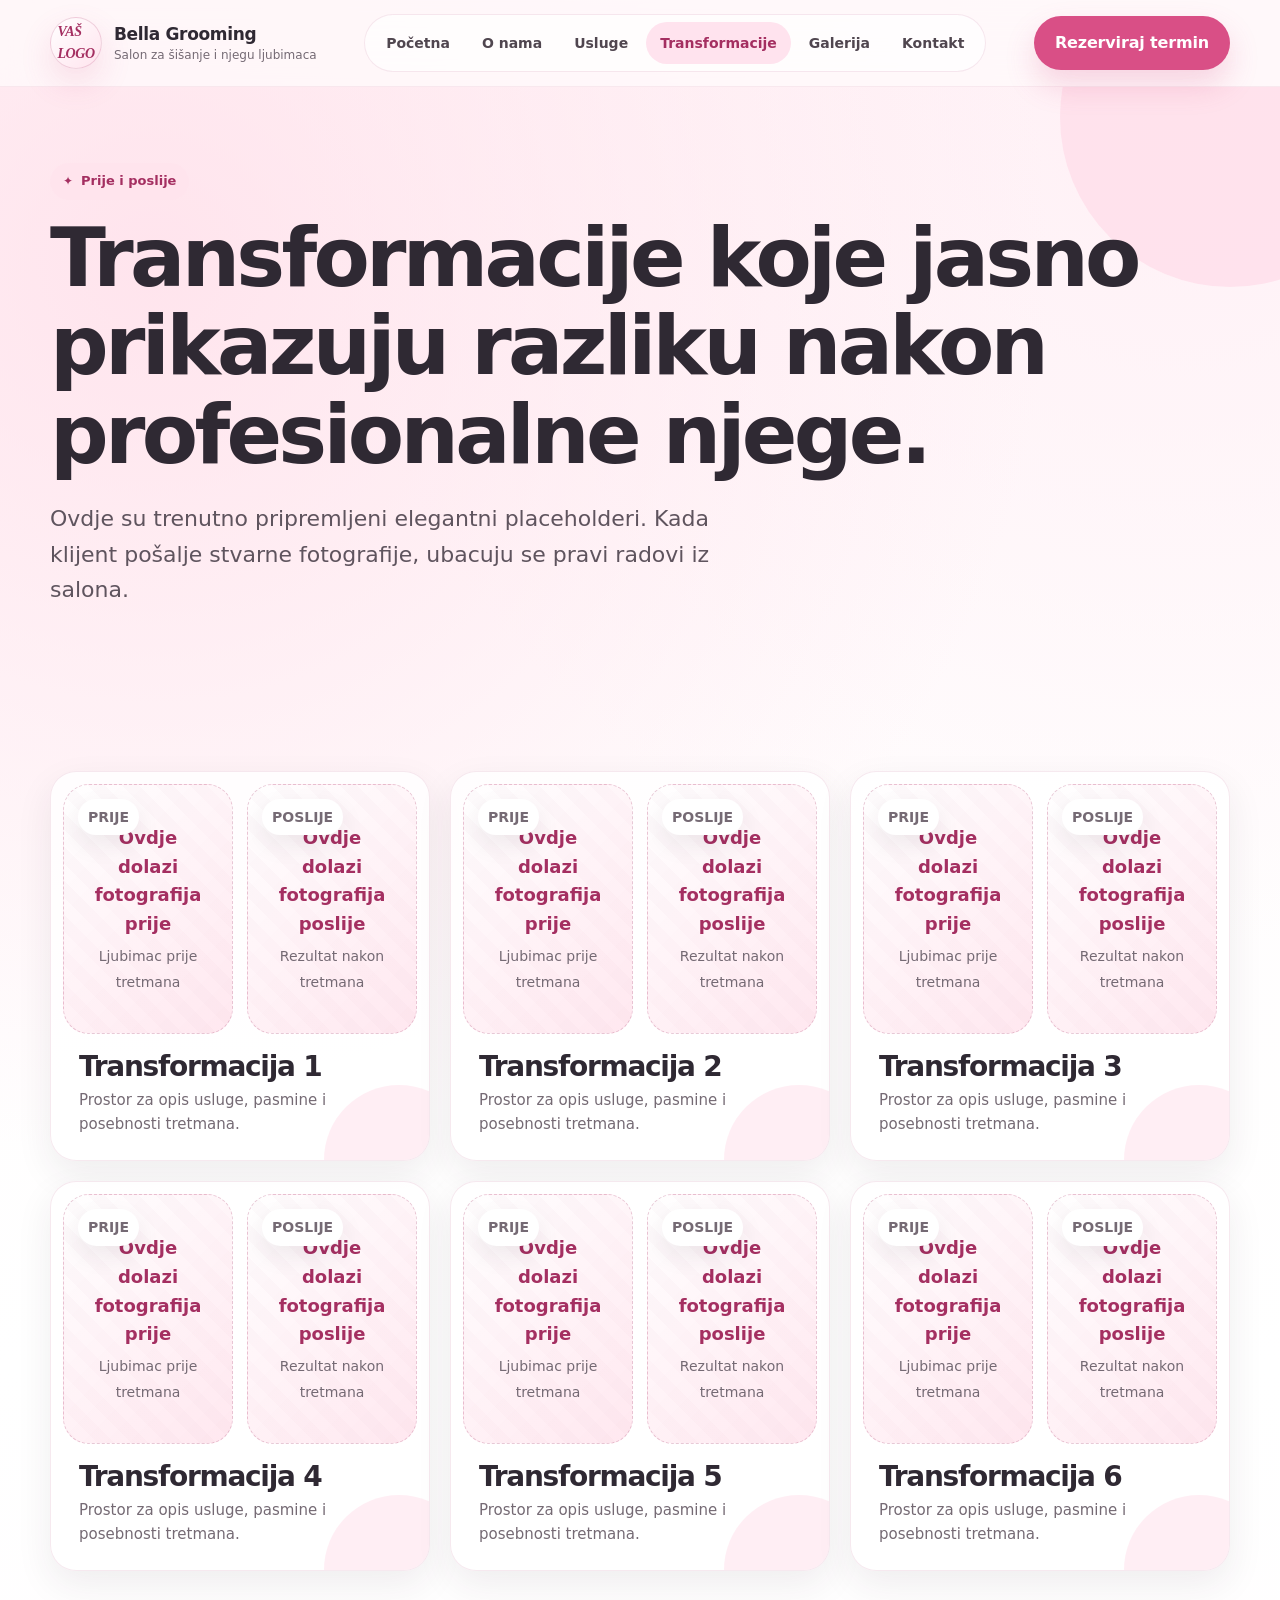
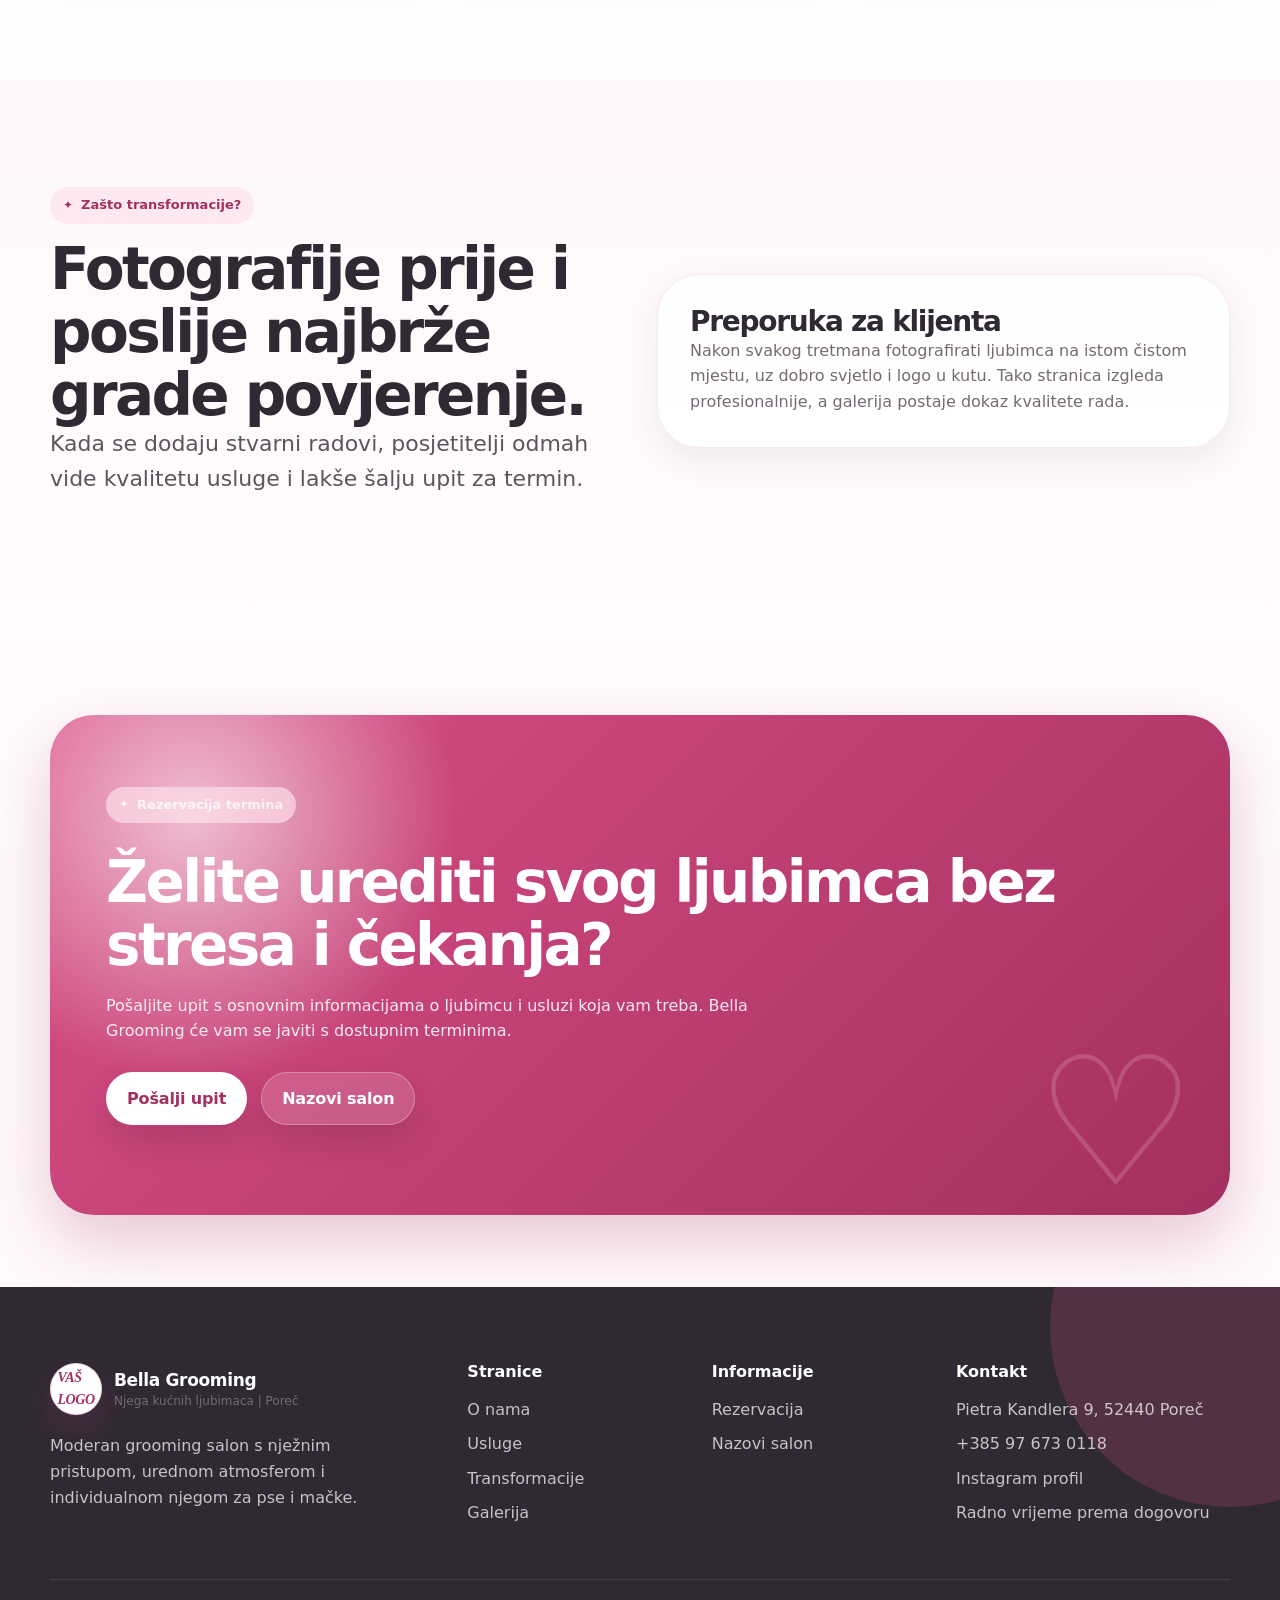
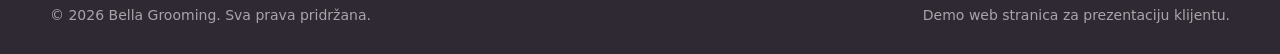
<file: transformacije.html>
<!DOCTYPE html>
<html lang="hr">
<head>
  <meta charset="UTF-8" />
  <meta name="viewport" content="width=device-width, initial-scale=1.0" />
  <title>Transformacije | Bella Grooming Poreč</title>
  <meta name="description" content="Prije i poslije transformacije kućnih ljubimaca u Bella Grooming salonu." />
  <meta name="theme-color" content="#fffafb" />
  <link rel="icon" href="assets/img/favicon.svg" type="image/svg+xml" />
  <link rel="stylesheet" href="assets/css/style.css" />
</head>
<body>
  <header class="site-header">
    <div class="container navbar">
      <a class="brand" href="index.html" aria-label="Bella Grooming početna">
        <span class="brand-mark">VAŠ<br>LOGO</span>
        <span class="brand-text"><strong>Bella Grooming</strong><span>Salon za šišanje i njegu ljubimaca</span></span>
      </a>
      <nav class="nav-links" aria-label="Glavna navigacija">
        <a href="index.html">Početna</a>
        <a href="o-nama.html">O nama</a>
        <a href="usluge.html">Usluge</a>
        <a href="transformacije.html">Transformacije</a>
        <a href="galerija.html">Galerija</a>
        <a href="kontakt.html">Kontakt</a>
      </nav>
      <div class="header-actions">
        <a class="btn" href="kontakt.html">Rezerviraj termin</a>
        <button class="menu-toggle" type="button" aria-label="Otvori navigaciju" aria-expanded="false">
          <span></span><span></span><span></span>
        </button>
      </div>
    </div>
  </header>
  <main>

    <section class="page-hero">
      <div class="container">
        <p class="eyebrow reveal">Prije i poslije</p>
        <h1 class="reveal delay-1">Transformacije koje jasno prikazuju razliku nakon profesionalne njege.</h1>
        <p class="lead reveal delay-2">Ovdje su trenutno pripremljeni elegantni placeholderi. Kada klijent pošalje stvarne fotografije, ubacuju se pravi radovi iz salona.</p>
      </div>
    </section>
    <section class="section">
      <div class="container">
        <div class="grid-3">
          <article class="card transform-card reveal delay-1"><div class="before-after"><div class="ba-card"><span class="ba-label">PRIJE</span><div><strong>Ovdje dolazi fotografija prije</strong><span>Ljubimac prije tretmana</span></div></div><div class="ba-card"><span class="ba-label">POSLIJE</span><div><strong>Ovdje dolazi fotografija poslije</strong><span>Rezultat nakon tretmana</span></div></div></div><div class="transform-text"><h3>Transformacija 1</h3><p>Prostor za opis usluge, pasmine i posebnosti tretmana.</p></div></article><article class="card transform-card reveal delay-2"><div class="before-after"><div class="ba-card"><span class="ba-label">PRIJE</span><div><strong>Ovdje dolazi fotografija prije</strong><span>Ljubimac prije tretmana</span></div></div><div class="ba-card"><span class="ba-label">POSLIJE</span><div><strong>Ovdje dolazi fotografija poslije</strong><span>Rezultat nakon tretmana</span></div></div></div><div class="transform-text"><h3>Transformacija 2</h3><p>Prostor za opis usluge, pasmine i posebnosti tretmana.</p></div></article><article class="card transform-card reveal delay-0"><div class="before-after"><div class="ba-card"><span class="ba-label">PRIJE</span><div><strong>Ovdje dolazi fotografija prije</strong><span>Ljubimac prije tretmana</span></div></div><div class="ba-card"><span class="ba-label">POSLIJE</span><div><strong>Ovdje dolazi fotografija poslije</strong><span>Rezultat nakon tretmana</span></div></div></div><div class="transform-text"><h3>Transformacija 3</h3><p>Prostor za opis usluge, pasmine i posebnosti tretmana.</p></div></article><article class="card transform-card reveal delay-1"><div class="before-after"><div class="ba-card"><span class="ba-label">PRIJE</span><div><strong>Ovdje dolazi fotografija prije</strong><span>Ljubimac prije tretmana</span></div></div><div class="ba-card"><span class="ba-label">POSLIJE</span><div><strong>Ovdje dolazi fotografija poslije</strong><span>Rezultat nakon tretmana</span></div></div></div><div class="transform-text"><h3>Transformacija 4</h3><p>Prostor za opis usluge, pasmine i posebnosti tretmana.</p></div></article><article class="card transform-card reveal delay-2"><div class="before-after"><div class="ba-card"><span class="ba-label">PRIJE</span><div><strong>Ovdje dolazi fotografija prije</strong><span>Ljubimac prije tretmana</span></div></div><div class="ba-card"><span class="ba-label">POSLIJE</span><div><strong>Ovdje dolazi fotografija poslije</strong><span>Rezultat nakon tretmana</span></div></div></div><div class="transform-text"><h3>Transformacija 5</h3><p>Prostor za opis usluge, pasmine i posebnosti tretmana.</p></div></article><article class="card transform-card reveal delay-0"><div class="before-after"><div class="ba-card"><span class="ba-label">PRIJE</span><div><strong>Ovdje dolazi fotografija prije</strong><span>Ljubimac prije tretmana</span></div></div><div class="ba-card"><span class="ba-label">POSLIJE</span><div><strong>Ovdje dolazi fotografija poslije</strong><span>Rezultat nakon tretmana</span></div></div></div><div class="transform-text"><h3>Transformacija 6</h3><p>Prostor za opis usluge, pasmine i posebnosti tretmana.</p></div></article>
        </div>
      </div>
    </section>
    <section class="section section-soft">
      <div class="container grid-2">
        <div class="section-header reveal"><p class="eyebrow">Zašto transformacije?</p><h2>Fotografije prije i poslije najbrže grade povjerenje.</h2><p class="lead">Kada se dodaju stvarni radovi, posjetitelji odmah vide kvalitetu usluge i lakše šalju upit za termin.</p></div>
        <div class="story-card reveal delay-1"><h3>Preporuka za klijenta</h3><p>Nakon svakog tretmana fotografirati ljubimca na istom čistom mjestu, uz dobro svjetlo i logo u kutu. Tako stranica izgleda profesionalnije, a galerija postaje dokaz kvalitete rada.</p></div>
      </div>
    </section>
    <section class="section compact">
      <div class="container">
        <div class="cta-band reveal">
          <p class="eyebrow">Rezervacija termina</p>
          <h2>Želite urediti svog ljubimca bez stresa i čekanja?</h2>
          <p>Pošaljite upit s osnovnim informacijama o ljubimcu i usluzi koja vam treba. Bella Grooming će vam se javiti s dostupnim terminima.</p>
          <div class="hero-actions">
            <a class="btn" href="kontakt.html">Pošalji upit</a>
            <a class="btn secondary" href="tel:+385976730118">Nazovi salon</a>
          </div>
        </div>
      </div>
    </section>

  </main>
  <footer class="site-footer">
    <div class="container">
      <div class="footer-grid">
        <div class="footer-brand">
          <a class="brand" href="index.html">
            <span class="brand-mark">VAŠ<br>LOGO</span>
            <span class="brand-text"><strong>Bella Grooming</strong><span>Njega kućnih ljubimaca | Poreč</span></span>
          </a>
          <p>Moderan grooming salon s nježnim pristupom, urednom atmosferom i individualnom njegom za pse i mačke.</p>
        </div>
        <div class="footer-col">
          <h3>Stranice</h3>
          <a href="o-nama.html">O nama</a>
          <a href="usluge.html">Usluge</a>
          <a href="transformacije.html">Transformacije</a>
          <a href="galerija.html">Galerija</a>
        </div>
        <div class="footer-col">
          <h3>Informacije</h3>
          <a href="kontakt.html">Rezervacija</a>
          <a href="tel:+385976730118">Nazovi salon</a>
        </div>
        <div class="footer-col">
          <h3>Kontakt</h3>
          <span>Pietra Kandlera 9, 52440 Poreč</span>
          <a href="tel:+385976730118">+385 97 673 0118</a>
          <a href="https://www.instagram.com/melinda.ademi89/" target="_blank" rel="noopener">Instagram profil</a>
          <span>Radno vrijeme prema dogovoru</span>
        </div>
      </div>
      <div class="footer-bottom">
        <span>© <span id="year">2026</span> Bella Grooming. Sva prava pridržana.</span>
        <span>Demo web stranica za prezentaciju klijentu.</span>
      </div>
    </div>
  </footer>
  <script src="assets/js/main.js"></script>
</body>
</html>
</file>
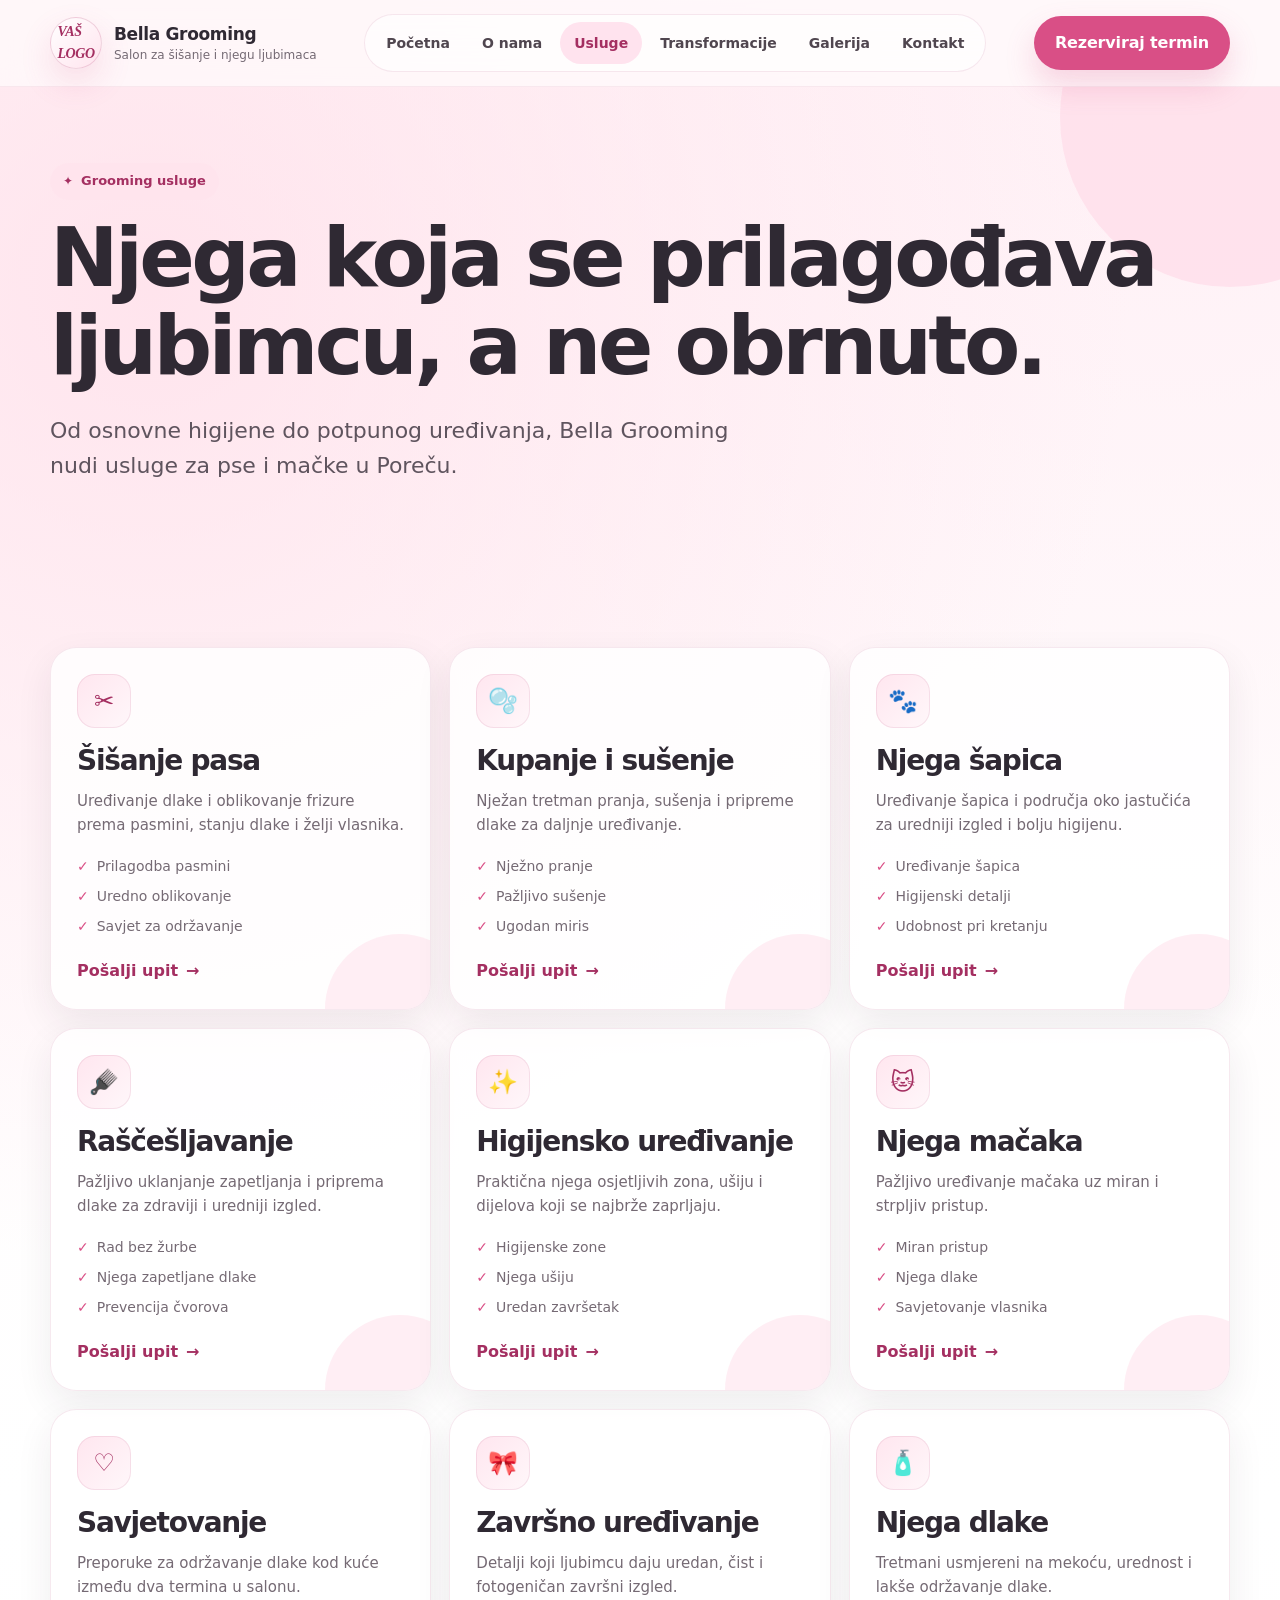
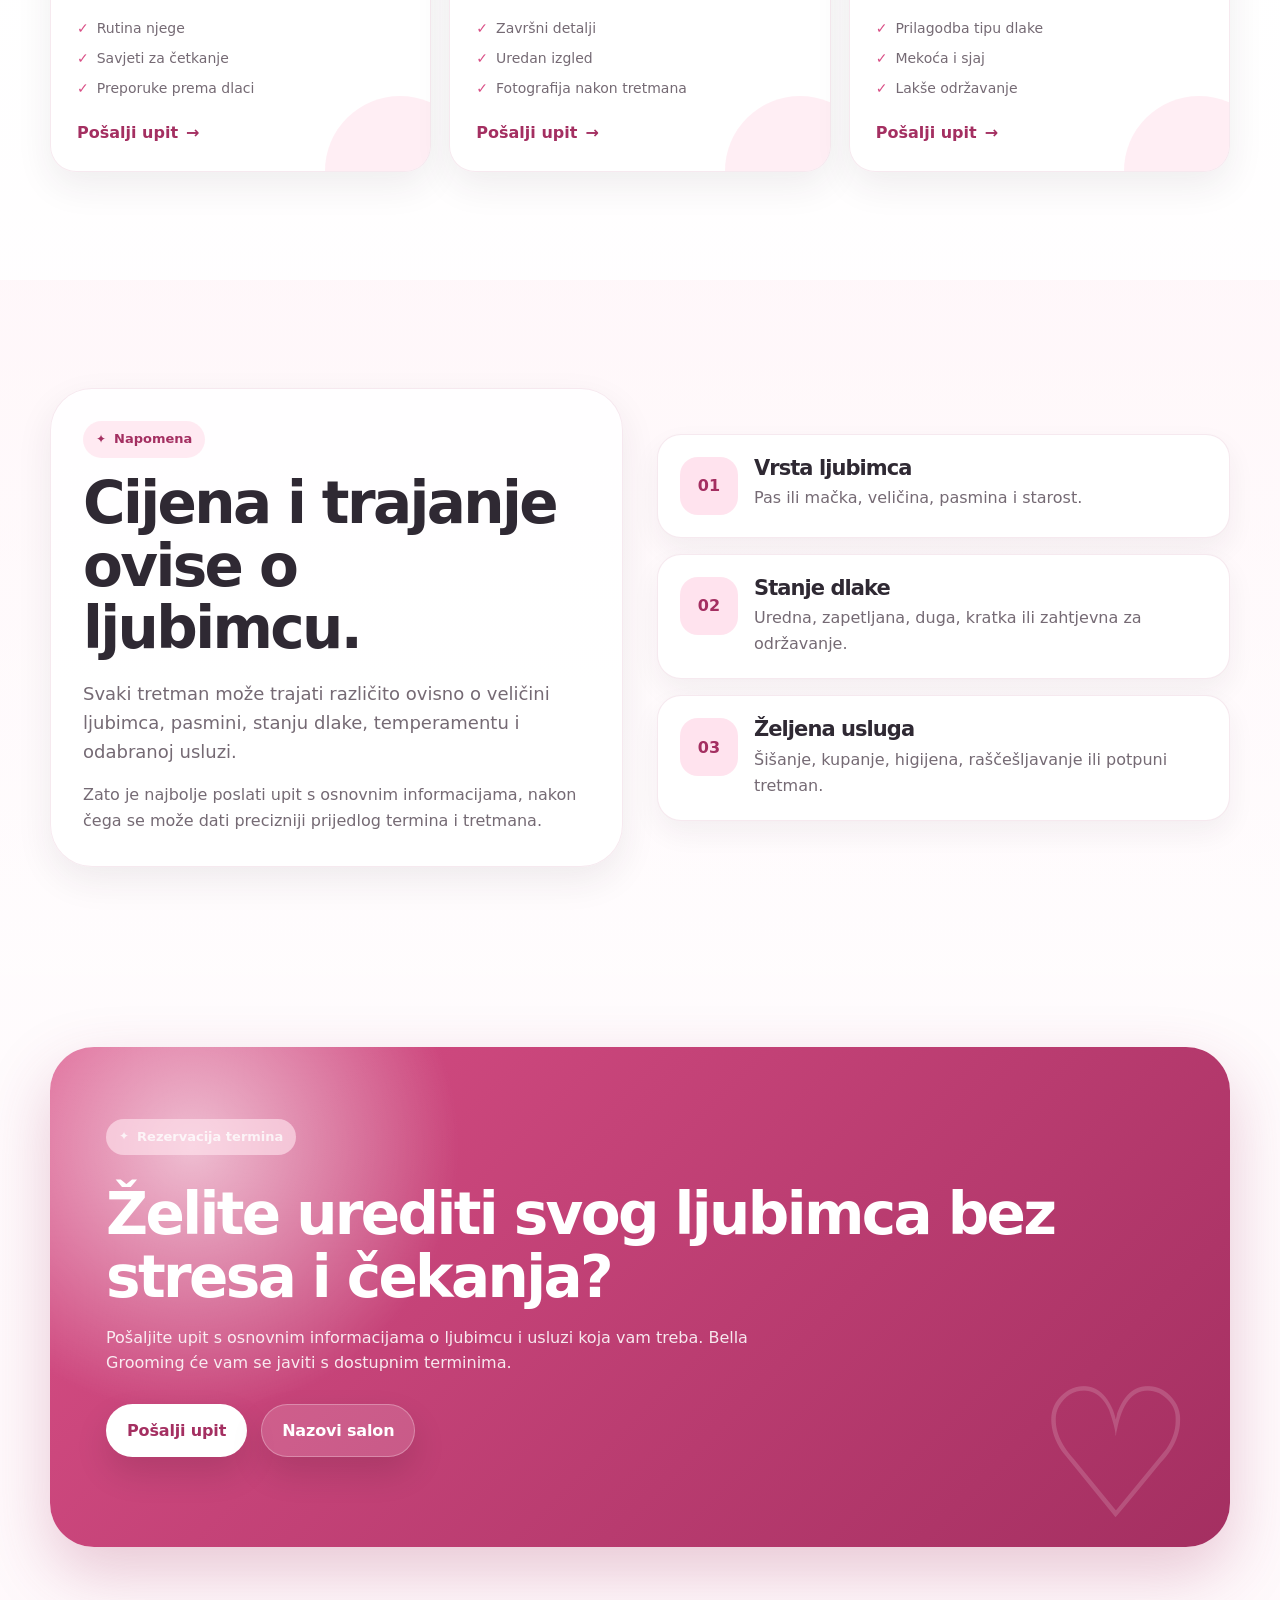
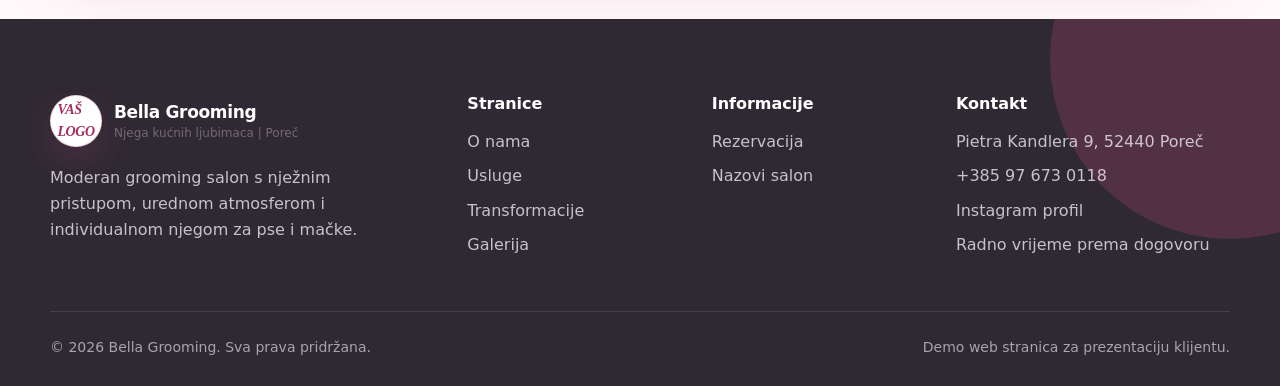
<file: usluge.html>
<!DOCTYPE html>
<html lang="hr">
<head>
  <meta charset="UTF-8" />
  <meta name="viewport" content="width=device-width, initial-scale=1.0" />
  <title>Usluge | Bella Grooming Poreč</title>
  <meta name="description" content="Šišanje pasa, kupanje, njega dlake, higijensko uređivanje i njega mačaka u Poreču." />
  <meta name="theme-color" content="#fffafb" />
  <link rel="icon" href="assets/img/favicon.svg" type="image/svg+xml" />
  <link rel="stylesheet" href="assets/css/style.css" />
</head>
<body>
  <header class="site-header">
    <div class="container navbar">
      <a class="brand" href="index.html" aria-label="Bella Grooming početna">
        <span class="brand-mark">VAŠ<br>LOGO</span>
        <span class="brand-text"><strong>Bella Grooming</strong><span>Salon za šišanje i njegu ljubimaca</span></span>
      </a>
      <nav class="nav-links" aria-label="Glavna navigacija">
        <a href="index.html">Početna</a>
        <a href="o-nama.html">O nama</a>
        <a href="usluge.html">Usluge</a>
        <a href="transformacije.html">Transformacije</a>
        <a href="galerija.html">Galerija</a>
        <a href="kontakt.html">Kontakt</a>
      </nav>
      <div class="header-actions">
        <a class="btn" href="kontakt.html">Rezerviraj termin</a>
        <button class="menu-toggle" type="button" aria-label="Otvori navigaciju" aria-expanded="false">
          <span></span><span></span><span></span>
        </button>
      </div>
    </div>
  </header>
  <main>

    <section class="page-hero">
      <div class="container">
        <p class="eyebrow reveal">Grooming usluge</p>
        <h1 class="reveal delay-1">Njega koja se prilagođava ljubimcu, a ne obrnuto.</h1>
        <p class="lead reveal delay-2">Od osnovne higijene do potpunog uređivanja, Bella Grooming nudi usluge za pse i mačke u Poreču.</p>
      </div>
    </section>
    <section class="section">
      <div class="container">
        <div class="service-list"><article class="card service-card reveal delay-0"><div class="card-inner"><div class="icon-bubble">✂️</div><h3>Šišanje pasa</h3><p>Uređivanje dlake i oblikovanje frizure prema pasmini, stanju dlake i želji vlasnika.</p><ul><li>Prilagodba pasmini</li><li>Uredno oblikovanje</li><li>Savjet za održavanje</li></ul><a class="small-link" href="kontakt.html">Pošalji upit</a></div></article><article class="card service-card reveal delay-1"><div class="card-inner"><div class="icon-bubble">🫧</div><h3>Kupanje i sušenje</h3><p>Nježan tretman pranja, sušenja i pripreme dlake za daljnje uređivanje.</p><ul><li>Nježno pranje</li><li>Pažljivo sušenje</li><li>Ugodan miris</li></ul><a class="small-link" href="kontakt.html">Pošalji upit</a></div></article><article class="card service-card reveal delay-2"><div class="card-inner"><div class="icon-bubble">🐾</div><h3>Njega šapica</h3><p>Uređivanje šapica i područja oko jastučića za uredniji izgled i bolju higijenu.</p><ul><li>Uređivanje šapica</li><li>Higijenski detalji</li><li>Udobnost pri kretanju</li></ul><a class="small-link" href="kontakt.html">Pošalji upit</a></div></article><article class="card service-card reveal delay-3"><div class="card-inner"><div class="icon-bubble">🪮</div><h3>Raščešljavanje</h3><p>Pažljivo uklanjanje zapetljanja i priprema dlake za zdraviji i uredniji izgled.</p><ul><li>Rad bez žurbe</li><li>Njega zapetljane dlake</li><li>Prevencija čvorova</li></ul><a class="small-link" href="kontakt.html">Pošalji upit</a></div></article><article class="card service-card reveal delay-0"><div class="card-inner"><div class="icon-bubble">✨</div><h3>Higijensko uređivanje</h3><p>Praktična njega osjetljivih zona, ušiju i dijelova koji se najbrže zaprljaju.</p><ul><li>Higijenske zone</li><li>Njega ušiju</li><li>Uredan završetak</li></ul><a class="small-link" href="kontakt.html">Pošalji upit</a></div></article><article class="card service-card reveal delay-1"><div class="card-inner"><div class="icon-bubble">🐱</div><h3>Njega mačaka</h3><p>Pažljivo uređivanje mačaka uz miran i strpljiv pristup.</p><ul><li>Miran pristup</li><li>Njega dlake</li><li>Savjetovanje vlasnika</li></ul><a class="small-link" href="kontakt.html">Pošalji upit</a></div></article><article class="card service-card reveal delay-2"><div class="card-inner"><div class="icon-bubble">♡</div><h3>Savjetovanje</h3><p>Preporuke za održavanje dlake kod kuće između dva termina u salonu.</p><ul><li>Rutina njege</li><li>Savjeti za četkanje</li><li>Preporuke prema dlaci</li></ul><a class="small-link" href="kontakt.html">Pošalji upit</a></div></article><article class="card service-card reveal delay-3"><div class="card-inner"><div class="icon-bubble">🎀</div><h3>Završno uređivanje</h3><p>Detalji koji ljubimcu daju uredan, čist i fotogeničan završni izgled.</p><ul><li>Završni detalji</li><li>Uredan izgled</li><li>Fotografija nakon tretmana</li></ul><a class="small-link" href="kontakt.html">Pošalji upit</a></div></article><article class="card service-card reveal delay-0"><div class="card-inner"><div class="icon-bubble">🧴</div><h3>Njega dlake</h3><p>Tretmani usmjereni na mekoću, urednost i lakše održavanje dlake.</p><ul><li>Prilagodba tipu dlake</li><li>Mekoća i sjaj</li><li>Lakše održavanje</li></ul><a class="small-link" href="kontakt.html">Pošalji upit</a></div></article></div>
      </div>
    </section>
    <section class="section section-soft">
      <div class="container grid-2">
        <div class="story-card reveal"><p class="eyebrow">Napomena</p><h2>Cijena i trajanje ovise o ljubimcu.</h2><p class="text-large">Svaki tretman može trajati različito ovisno o veličini ljubimca, pasmini, stanju dlake, temperamentu i odabranoj usluzi.</p><p>Zato je najbolje poslati upit s osnovnim informacijama, nakon čega se može dati precizniji prijedlog termina i tretmana.</p></div>
        <div class="process reveal delay-1">
          <div class="process-item"><span class="process-number"></span><div><h3>Vrsta ljubimca</h3><p>Pas ili mačka, veličina, pasmina i starost.</p></div></div>
          <div class="process-item"><span class="process-number"></span><div><h3>Stanje dlake</h3><p>Uredna, zapetljana, duga, kratka ili zahtjevna za održavanje.</p></div></div>
          <div class="process-item"><span class="process-number"></span><div><h3>Željena usluga</h3><p>Šišanje, kupanje, higijena, raščešljavanje ili potpuni tretman.</p></div></div>
        </div>
      </div>
    </section>
    <section class="section compact">
      <div class="container">
        <div class="cta-band reveal">
          <p class="eyebrow">Rezervacija termina</p>
          <h2>Želite urediti svog ljubimca bez stresa i čekanja?</h2>
          <p>Pošaljite upit s osnovnim informacijama o ljubimcu i usluzi koja vam treba. Bella Grooming će vam se javiti s dostupnim terminima.</p>
          <div class="hero-actions">
            <a class="btn" href="kontakt.html">Pošalji upit</a>
            <a class="btn secondary" href="tel:+385976730118">Nazovi salon</a>
          </div>
        </div>
      </div>
    </section>

  </main>
  <footer class="site-footer">
    <div class="container">
      <div class="footer-grid">
        <div class="footer-brand">
          <a class="brand" href="index.html">
            <span class="brand-mark">VAŠ<br>LOGO</span>
            <span class="brand-text"><strong>Bella Grooming</strong><span>Njega kućnih ljubimaca | Poreč</span></span>
          </a>
          <p>Moderan grooming salon s nježnim pristupom, urednom atmosferom i individualnom njegom za pse i mačke.</p>
        </div>
        <div class="footer-col">
          <h3>Stranice</h3>
          <a href="o-nama.html">O nama</a>
          <a href="usluge.html">Usluge</a>
          <a href="transformacije.html">Transformacije</a>
          <a href="galerija.html">Galerija</a>
        </div>
        <div class="footer-col">
          <h3>Informacije</h3>
          <a href="kontakt.html">Rezervacija</a>
          <a href="tel:+385976730118">Nazovi salon</a>
        </div>
        <div class="footer-col">
          <h3>Kontakt</h3>
          <span>Pietra Kandlera 9, 52440 Poreč</span>
          <a href="tel:+385976730118">+385 97 673 0118</a>
          <a href="https://www.instagram.com/melinda.ademi89/" target="_blank" rel="noopener">Instagram profil</a>
          <span>Radno vrijeme prema dogovoru</span>
        </div>
      </div>
      <div class="footer-bottom">
        <span>© <span id="year">2026</span> Bella Grooming. Sva prava pridržana.</span>
        <span>Demo web stranica za prezentaciju klijentu.</span>
      </div>
    </div>
  </footer>
  <script src="assets/js/main.js"></script>
</body>
</html>
</file>
<file: assets/css/style.css>
:root {
  --bg: #fffafb;
  --surface: #ffffff;
  --surface-soft: #fff3f7;
  --surface-warm: #fff8f2;
  --text: #2f2933;
  --muted: #756a74;
  --muted-2: #9a8c96;
  --primary: #d94f86;
  --primary-dark: #a42f61;
  --primary-soft: #ffe3ee;
  --accent: #f3b3c9;
  --line: rgba(164, 47, 97, 0.14);
  --shadow: 0 22px 60px rgba(156, 44, 92, 0.12);
  --shadow-soft: 0 14px 36px rgba(49, 41, 52, 0.08);
  --radius: 26px;
  --radius-lg: 42px;
  --max: 1180px;
  --header: 86px;
}

* { box-sizing: border-box; }
html { scroll-behavior: smooth; }
body {
  margin: 0;
  font-family: Inter, ui-sans-serif, system-ui, -apple-system, BlinkMacSystemFont, "Segoe UI", sans-serif;
  color: var(--text);
  background:
    radial-gradient(circle at 12% 8%, rgba(255, 219, 231, .72), transparent 28%),
    radial-gradient(circle at 92% 2%, rgba(255, 239, 245, .9), transparent 26%),
    linear-gradient(180deg, #fffafb 0%, #fff 42%, #fff8fb 100%);
  line-height: 1.6;
  overflow-x: hidden;
}

body.menu-open { overflow: hidden; }

a { color: inherit; text-decoration: none; }
img { max-width: 100%; display: block; }
button, input, textarea, select { font: inherit; }
::selection { background: var(--primary-soft); color: var(--primary-dark); }

.container {
  width: min(var(--max), calc(100% - 40px));
  margin-inline: auto;
}

.site-header {
  position: sticky;
  top: 0;
  z-index: 1000;
  backdrop-filter: blur(18px);
  background: rgba(255, 250, 252, .78);
  border-bottom: 1px solid rgba(164, 47, 97, .08);
  transition: box-shadow .25s ease, background .25s ease;
}
.site-header.scrolled {
  background: rgba(255, 255, 255, .9);
  box-shadow: 0 14px 42px rgba(49, 41, 52, .08);
}
.navbar {
  height: var(--header);
  display: flex;
  align-items: center;
  justify-content: space-between;
  gap: 22px;
}
.brand {
  display: inline-flex;
  align-items: center;
  gap: 12px;
  min-width: max-content;
}
.brand-mark {
  width: 52px;
  height: 52px;
  border-radius: 50%;
  display: grid;
  place-items: center;
  background: linear-gradient(135deg, #fff, #ffe4ee);
  border: 1px solid rgba(164, 47, 97, .18);
  color: var(--primary-dark);
  box-shadow: 0 14px 32px rgba(217, 79, 134, .16);
  font-family: Georgia, serif;
  font-style: italic;
  font-size: 14px;
  font-weight: 700;
  letter-spacing: -.03em;
}
.brand-text strong {
  display: block;
  font-size: 17px;
  letter-spacing: -.02em;
}
.brand-text span {
  display: block;
  font-size: 12px;
  color: var(--muted);
  margin-top: -2px;
}
.nav-links {
  display: flex;
  align-items: center;
  gap: 4px;
  padding: 7px;
  border: 1px solid rgba(164, 47, 97, .1);
  border-radius: 999px;
  background: rgba(255, 255, 255, .58);
}
.nav-links a {
  font-size: 14px;
  font-weight: 700;
  color: #50464f;
  padding: 10px 14px;
  border-radius: 999px;
  transition: .2s ease;
}
.nav-links a:hover,
.nav-links a.active {
  background: var(--primary-soft);
  color: var(--primary-dark);
}
.header-actions {
  display: flex;
  align-items: center;
  gap: 12px;
  min-width: max-content;
}
.menu-toggle {
  display: none;
  width: 48px;
  height: 48px;
  border: 1px solid rgba(164, 47, 97, .16);
  background: #fff;
  border-radius: 16px;
  cursor: pointer;
}
.menu-toggle span {
  display: block;
  width: 20px;
  height: 2px;
  background: var(--text);
  margin: 5px auto;
  border-radius: 99px;
  transition: .25s ease;
}
.menu-open .menu-toggle span:nth-child(1) { transform: translateY(7px) rotate(45deg); }
.menu-open .menu-toggle span:nth-child(2) { opacity: 0; }
.menu-open .menu-toggle span:nth-child(3) { transform: translateY(-7px) rotate(-45deg); }

.btn {
  --btn-bg: var(--primary);
  --btn-color: #fff;
  position: relative;
  display: inline-flex;
  align-items: center;
  justify-content: center;
  gap: 10px;
  min-height: 48px;
  padding: 13px 20px;
  border-radius: 999px;
  border: 1px solid transparent;
  background: var(--btn-bg);
  color: var(--btn-color);
  font-weight: 800;
  letter-spacing: -.01em;
  overflow: hidden;
  box-shadow: 0 15px 30px rgba(217, 79, 134, .22);
  transition: transform .22s ease, box-shadow .22s ease, background .22s ease;
}
.btn::before {
  content: "";
  position: absolute;
  inset: 0;
  background: linear-gradient(110deg, transparent 0%, rgba(255,255,255,.28) 42%, transparent 70%);
  transform: translateX(-120%);
  transition: transform .6s ease;
}
.btn:hover { transform: translateY(-2px); box-shadow: 0 20px 44px rgba(217, 79, 134, .28); }
.btn:hover::before { transform: translateX(120%); }
.btn.secondary {
  --btn-bg: #fff;
  --btn-color: var(--primary-dark);
  border-color: rgba(164, 47, 97, .16);
  box-shadow: 0 14px 34px rgba(49, 41, 52, .07);
}
.btn.ghost {
  --btn-bg: rgba(255, 255, 255, .7);
  --btn-color: var(--text);
  border-color: rgba(164, 47, 97, .14);
  box-shadow: none;
}
.btn.full { width: 100%; }

.section { padding: 108px 0; position: relative; }
.section.compact { padding: 72px 0; }
.section-soft { background: linear-gradient(180deg, rgba(255, 243, 247, .62), rgba(255,255,255,.18)); }
.section-header {
  max-width: 760px;
  margin-bottom: 38px;
}
.section-header.center { margin-inline: auto; text-align: center; }
.eyebrow {
  display: inline-flex;
  align-items: center;
  gap: 8px;
  margin: 0 0 14px;
  padding: 8px 13px;
  border-radius: 999px;
  background: rgba(255, 227, 238, .72);
  color: var(--primary-dark);
  font-size: 13px;
  font-weight: 800;
}
.eyebrow::before {
  content: "✦";
  font-size: 12px;
}
h1, h2, h3, h4 { line-height: 1.08; margin: 0; letter-spacing: -.045em; }
h1 { font-size: clamp(45px, 7vw, 82px); }
h2 { font-size: clamp(34px, 4.8vw, 58px); }
h3 { font-size: clamp(21px, 2.2vw, 28px); }
p { margin: 0; color: var(--muted); }
.lead { font-size: clamp(18px, 2.2vw, 22px); color: #5f545e; max-width: 710px; }
.text-large { font-size: 18px; }
.muted { color: var(--muted); }

.hero {
  position: relative;
  padding: 76px 0 92px;
  overflow: hidden;
}
.hero::before,
.hero::after {
  content: "";
  position: absolute;
  border-radius: 50%;
  pointer-events: none;
  filter: blur(3px);
}
.hero::before { width: 420px; height: 420px; background: rgba(255, 213, 228, .55); top: -190px; right: -120px; }
.hero::after { width: 340px; height: 340px; background: rgba(255, 240, 246, .9); bottom: 50px; left: -190px; }
.hero-grid {
  position: relative;
  z-index: 1;
  display: grid;
  grid-template-columns: minmax(0, 1.02fr) minmax(380px, .98fr);
  gap: 56px;
  align-items: center;
}
.hero-content { max-width: 760px; }
.hero-content h1 span { color: var(--primary); }
.hero-content .lead { margin: 24px 0 34px; }
.hero-actions { display: flex; flex-wrap: wrap; gap: 14px; margin-bottom: 34px; }
.hero-proof {
  display: grid;
  grid-template-columns: repeat(3, minmax(0, 1fr));
  gap: 12px;
  max-width: 680px;
}
.proof-card {
  padding: 16px 15px;
  border-radius: 20px;
  background: rgba(255,255,255,.72);
  border: 1px solid rgba(164, 47, 97, .11);
  box-shadow: var(--shadow-soft);
}
.proof-card strong { display: block; font-size: 21px; color: var(--primary-dark); letter-spacing: -.04em; }
.proof-card span { display: block; color: var(--muted); font-size: 13px; margin-top: 2px; }
.hero-visual { position: relative; }
.hero-visual .photo-frame {
  border-radius: var(--radius-lg);
  padding: 12px;
  background: rgba(255,255,255,.7);
  border: 1px solid rgba(164, 47, 97, .12);
  box-shadow: var(--shadow);
  transform: rotate(1deg);
}
.hero-visual img { border-radius: 34px; width: 100%; }
.float-card {
  position: absolute;
  right: -14px;
  bottom: 52px;
  width: min(310px, 72%);
  padding: 18px;
  border-radius: 24px;
  background: rgba(255,255,255,.86);
  border: 1px solid rgba(164, 47, 97, .12);
  box-shadow: 0 24px 52px rgba(49, 41, 52, .12);
  backdrop-filter: blur(16px);
}
.float-card strong { display: block; font-size: 17px; }
.float-card span { display: block; color: var(--muted); font-size: 14px; margin-top: 4px; }
.float-badge {
  position: absolute;
  left: -24px;
  top: 72px;
  display: inline-flex;
  align-items: center;
  gap: 9px;
  padding: 13px 16px;
  border-radius: 999px;
  background: #fff;
  box-shadow: 0 16px 40px rgba(49, 41, 52, .11);
  color: var(--primary-dark);
  font-weight: 800;
  transform: rotate(-3deg);
}

.marquee {
  border-block: 1px solid rgba(164,47,97,.09);
  background: rgba(255,255,255,.62);
  overflow: hidden;
  white-space: nowrap;
}
.marquee-track {
  display: inline-flex;
  gap: 40px;
  padding: 16px 0;
  animation: marquee 30s linear infinite;
}
.marquee span { color: var(--primary-dark); font-weight: 800; }
@keyframes marquee { from { transform: translateX(0); } to { transform: translateX(-50%); } }

.grid-2 { display: grid; grid-template-columns: 1fr 1fr; gap: 34px; align-items: center; }
.grid-3 { display: grid; grid-template-columns: repeat(3, 1fr); gap: 20px; }
.grid-4 { display: grid; grid-template-columns: repeat(4, 1fr); gap: 18px; }
.card {
  position: relative;
  border-radius: var(--radius);
  background: rgba(255,255,255,.82);
  border: 1px solid rgba(164, 47, 97, .1);
  box-shadow: var(--shadow-soft);
  transition: transform .25s ease, box-shadow .25s ease, border-color .25s ease;
  overflow: hidden;
}
.card::after {
  content: "";
  position: absolute;
  inset: auto -45px -75px auto;
  width: 150px;
  height: 150px;
  border-radius: 50%;
  background: rgba(255, 218, 231, .45);
  pointer-events: none;
}
.card:hover {
  transform: translateY(-6px);
  border-color: rgba(164, 47, 97, .18);
  box-shadow: 0 24px 60px rgba(156, 44, 92, .13);
}
.card-inner { position: relative; z-index: 1; padding: 28px; }
.icon-bubble {
  width: 54px;
  height: 54px;
  display: grid;
  place-items: center;
  margin-bottom: 18px;
  border-radius: 18px;
  background: linear-gradient(135deg, #ffe6ef, #fff7fa);
  color: var(--primary-dark);
  font-size: 24px;
  box-shadow: inset 0 0 0 1px rgba(164, 47, 97, .1);
}
.card h3 { margin-bottom: 12px; }
.card p { font-size: 15px; }
.card .small-link {
  display: inline-flex;
  align-items: center;
  gap: 8px;
  margin-top: 20px;
  color: var(--primary-dark);
  font-weight: 800;
}
.card .small-link::after { content: "→"; transition: transform .2s ease; }
.card:hover .small-link::after { transform: translateX(4px); }

.story-card {
  padding: 32px;
  border-radius: var(--radius-lg);
  background: rgba(255,255,255,.86);
  border: 1px solid rgba(164,47,97,.1);
  box-shadow: var(--shadow-soft);
}
.story-card h2 { margin-bottom: 20px; }
.story-card p + p { margin-top: 16px; }
.image-card {
  border-radius: var(--radius-lg);
  overflow: hidden;
  padding: 12px;
  background: rgba(255,255,255,.75);
  border: 1px solid rgba(164,47,97,.12);
  box-shadow: var(--shadow);
}
.image-card img { width: 100%; border-radius: 32px; }

.service-list {
  display: grid;
  grid-template-columns: repeat(3, minmax(0, 1fr));
  gap: 18px;
}
.service-card .card-inner { padding: 26px; }
.service-card ul {
  list-style: none;
  padding: 0;
  margin: 18px 0 0;
  display: grid;
  gap: 8px;
}
.service-card li {
  display: flex;
  gap: 8px;
  color: var(--muted);
  font-size: 14px;
}
.service-card li::before { content: "✓"; color: var(--primary); font-weight: 900; }

.process {
  counter-reset: step;
  display: grid;
  gap: 16px;
}
.process-item {
  counter-increment: step;
  display: grid;
  grid-template-columns: 58px 1fr;
  gap: 16px;
  align-items: start;
  padding: 22px;
  border-radius: 24px;
  background: #fff;
  border: 1px solid rgba(164,47,97,.1);
  box-shadow: 0 12px 28px rgba(49, 41, 52, .06);
}
.process-number {
  width: 58px;
  height: 58px;
  display: grid;
  place-items: center;
  border-radius: 18px;
  background: var(--primary-soft);
  color: var(--primary-dark);
  font-weight: 900;
}
.process-number::before { content: counter(step, decimal-leading-zero); }
.process-item h3 { font-size: 21px; margin-bottom: 6px; }

.before-after {
  display: grid;
  grid-template-columns: 1fr 1fr;
  gap: 14px;
  align-items: stretch;
}
.ba-card {
  position: relative;
  min-height: 250px;
  border-radius: 26px;
  background:
    linear-gradient(135deg, rgba(255,255,255,.75), rgba(255,226,236,.82)),
    repeating-linear-gradient(45deg, rgba(164,47,97,.08) 0 12px, transparent 12px 24px);
  border: 1px dashed rgba(164,47,97,.24);
  display: grid;
  place-items: center;
  text-align: center;
  padding: 24px;
  overflow: hidden;
}
.ba-card strong { display: block; color: var(--primary-dark); font-size: 18px; margin-bottom: 4px; }
.ba-card span { color: var(--muted); font-size: 14px; }
.ba-label {
  position: absolute;
  top: 14px;
  left: 14px;
  padding: 7px 10px;
  border-radius: 999px;
  background: #fff;
  color: var(--primary-dark);
  font-size: 12px;
  font-weight: 900;
  box-shadow: 0 10px 24px rgba(49, 41, 52, .08);
}
.transform-card { padding: 12px; }
.transform-card .transform-text { padding: 18px 16px 12px; }
.transform-card .transform-text h3 { margin-bottom: 6px; }

.gallery-grid {
  display: grid;
  grid-template-columns: repeat(3, 1fr);
  gap: 18px;
}
.gallery-item {
  position: relative;
  border: 0;
  padding: 0;
  background: transparent;
  cursor: pointer;
  border-radius: 30px;
  overflow: hidden;
  box-shadow: var(--shadow-soft);
}
.gallery-item img {
  width: 100%;
  aspect-ratio: 1 / 1.12;
  object-fit: cover;
  transition: transform .45s ease;
}
.gallery-item::after {
  content: "Pogledaj";
  position: absolute;
  left: 16px;
  right: 16px;
  bottom: 16px;
  padding: 12px;
  border-radius: 18px;
  background: rgba(255,255,255,.82);
  color: var(--primary-dark);
  font-weight: 900;
  opacity: 0;
  transform: translateY(12px);
  transition: .25s ease;
}
.gallery-item:hover img { transform: scale(1.05); }
.gallery-item:hover::after { opacity: 1; transform: translateY(0); }

.modal {
  position: fixed;
  inset: 0;
  z-index: 2000;
  display: none;
  align-items: center;
  justify-content: center;
  padding: 28px;
  background: rgba(49, 41, 52, .72);
  backdrop-filter: blur(8px);
}
.modal.open { display: flex; }
.modal img {
  max-width: min(760px, 92vw);
  max-height: 86vh;
  border-radius: 34px;
  box-shadow: 0 30px 90px rgba(0,0,0,.32);
}
.modal-close {
  position: absolute;
  top: 18px;
  right: 18px;
  width: 48px;
  height: 48px;
  border: 0;
  border-radius: 50%;
  background: #fff;
  color: var(--text);
  font-size: 26px;
  cursor: pointer;
}

.testimonial {
  min-height: 100%;
}
.stars { color: #c9871e; letter-spacing: 2px; margin-bottom: 18px; }
.testimonial blockquote {
  margin: 0;
  color: #4f4550;
  font-size: 17px;
}
.client {
  display: flex;
  align-items: center;
  gap: 12px;
  margin-top: 22px;
}
.avatar {
  width: 44px;
  height: 44px;
  border-radius: 50%;
  background: linear-gradient(135deg, #ffd9e6, #fff7fa);
  display: grid;
  place-items: center;
  color: var(--primary-dark);
  font-weight: 900;
}
.client strong { display: block; }
.client span { color: var(--muted); font-size: 13px; }

.cta-band {
  position: relative;
  overflow: hidden;
  border-radius: 44px;
  padding: 56px;
  background:
    radial-gradient(circle at 12% 20%, rgba(255,255,255,.64), transparent 24%),
    linear-gradient(135deg, #d94f86, #a42f61);
  color: #fff;
  box-shadow: 0 26px 64px rgba(164, 47, 97, .25);
}
.cta-band::after {
  content: "♡";
  position: absolute;
  right: 34px;
  bottom: -54px;
  font-size: 180px;
  opacity: .16;
  font-family: Georgia, serif;
}
.cta-band h2, .cta-band p { color: #fff; }
.cta-band p { opacity: .88; margin: 16px 0 28px; max-width: 710px; }
.cta-band .btn { background: #fff; color: var(--primary-dark); box-shadow: 0 16px 34px rgba(0,0,0,.12); }
.cta-band .btn.secondary { background: rgba(255,255,255,.14); color: #fff; border-color: rgba(255,255,255,.28); }

.page-hero {
  padding: 76px 0 56px;
  position: relative;
  overflow: hidden;
}
.page-hero::before {
  content: "";
  position: absolute;
  width: 340px;
  height: 340px;
  right: -120px;
  top: -140px;
  border-radius: 50%;
  background: rgba(255, 221, 233, .72);
}
.page-hero .container { position: relative; z-index: 1; }
.breadcrumb { color: var(--muted); font-weight: 700; margin-bottom: 14px; font-size: 14px; }
.page-hero .lead { margin-top: 22px; }

.contact-layout {
  display: grid;
  grid-template-columns: .82fr 1.18fr;
  gap: 24px;
  align-items: start;
}
.contact-info {
  display: grid;
  gap: 14px;
}
.info-row {
  display: grid;
  grid-template-columns: 52px 1fr;
  gap: 14px;
  padding: 18px;
  background: #fff;
  border: 1px solid rgba(164,47,97,.1);
  border-radius: 22px;
  box-shadow: 0 12px 28px rgba(49, 41, 52, .06);
}
.info-row .icon-bubble { margin: 0; width: 52px; height: 52px; }
.info-row strong { display: block; margin-bottom: 3px; }
.info-row span, .info-row a { color: var(--muted); }
.form-card {
  padding: 30px;
  border-radius: 34px;
  background: rgba(255,255,255,.9);
  border: 1px solid rgba(164,47,97,.12);
  box-shadow: var(--shadow);
}
.form-grid {
  display: grid;
  grid-template-columns: 1fr 1fr;
  gap: 16px;
}
.form-field { display: grid; gap: 7px; }
.form-field.full { grid-column: 1 / -1; }
label { color: #4f4550; font-weight: 800; font-size: 14px; }
input, select, textarea {
  width: 100%;
  border: 1px solid rgba(164,47,97,.14);
  background: #fffafb;
  color: var(--text);
  border-radius: 18px;
  padding: 14px 15px;
  outline: none;
  transition: .2s ease;
}
textarea { min-height: 130px; resize: vertical; }
input:focus, select:focus, textarea:focus {
  border-color: rgba(217,79,134,.5);
  box-shadow: 0 0 0 4px rgba(217,79,134,.1);
  background: #fff;
}
.form-note { margin: 14px 0 0; font-size: 13px; color: var(--muted); }
.form-message {
  display: none;
  margin-top: 16px;
  padding: 14px 16px;
  border-radius: 18px;
  background: #fff3f7;
  color: var(--primary-dark);
  font-weight: 800;
}
.form-message.show { display: block; }
.map-placeholder {
  min-height: 280px;
  border-radius: 30px;
  background:
    linear-gradient(135deg, rgba(255,255,255,.78), rgba(255,225,235,.8)),
    linear-gradient(90deg, rgba(164,47,97,.08) 1px, transparent 1px),
    linear-gradient(0deg, rgba(164,47,97,.08) 1px, transparent 1px);
  background-size: auto, 44px 44px, 44px 44px;
  border: 1px solid rgba(164,47,97,.12);
  display: grid;
  place-items: center;
  text-align: center;
  padding: 28px;
}
.map-placeholder strong { color: var(--primary-dark); font-size: 22px; }
.map-placeholder span { color: var(--muted); display: block; margin-top: 6px; }

.faq {
  display: grid;
  gap: 12px;
}
.faq-item {
  border-radius: 22px;
  background: #fff;
  border: 1px solid rgba(164,47,97,.1);
  box-shadow: 0 12px 28px rgba(49, 41, 52, .05);
  overflow: hidden;
}
.faq-question {
  width: 100%;
  border: 0;
  background: transparent;
  padding: 20px 22px;
  display: flex;
  align-items: center;
  justify-content: space-between;
  gap: 14px;
  color: var(--text);
  font-weight: 900;
  text-align: left;
  cursor: pointer;
}
.faq-question span { color: var(--primary); font-size: 20px; transition: transform .2s ease; }
.faq-answer {
  display: grid;
  grid-template-rows: 0fr;
  transition: grid-template-rows .25s ease;
}
.faq-answer > div { overflow: hidden; }
.faq-answer p { padding: 0 22px 20px; }
.faq-item.open .faq-answer { grid-template-rows: 1fr; }
.faq-item.open .faq-question span { transform: rotate(45deg); }

.site-footer {
  padding: 76px 0 28px;
  background: #2f2933;
  color: #fff;
  position: relative;
  overflow: hidden;
}
.site-footer::before {
  content: "";
  position: absolute;
  width: 360px;
  height: 360px;
  right: -130px;
  top: -140px;
  border-radius: 50%;
  background: rgba(217,79,134,.2);
}
.footer-grid {
  position: relative;
  z-index: 1;
  display: grid;
  grid-template-columns: 1.35fr .75fr .75fr .95fr;
  gap: 28px;
  padding-bottom: 44px;
  border-bottom: 1px solid rgba(255,255,255,.1);
}
.footer-brand .brand-mark { background: #fff; }
.footer-brand p { color: rgba(255,255,255,.72); margin-top: 18px; max-width: 370px; }
.footer-col h3 { font-size: 16px; margin-bottom: 16px; letter-spacing: 0; }
.footer-col a, .footer-col span { display: block; color: rgba(255,255,255,.72); margin: 9px 0; }
.footer-col a:hover { color: #fff; }
.footer-bottom {
  position: relative;
  z-index: 1;
  display: flex;
  align-items: center;
  justify-content: space-between;
  gap: 18px;
  padding-top: 24px;
  color: rgba(255,255,255,.58);
  font-size: 14px;
}
.footer-bottom a { color: #fff; }

.paw-bg {
  position: absolute;
  inset: 0;
  pointer-events: none;
  overflow: hidden;
  opacity: .38;
}
.paw-bg span {
  position: absolute;
  color: var(--primary-soft);
  font-size: 32px;
  transform: rotate(var(--r));
}
.paw-bg span:nth-child(1) { left: 8%; top: 12%; --r: -18deg; }
.paw-bg span:nth-child(2) { right: 14%; top: 24%; --r: 18deg; }
.paw-bg span:nth-child(3) { left: 52%; bottom: 6%; --r: 8deg; }

.reveal {
  opacity: 0;
  transform: translateY(24px);
  transition: opacity .7s ease, transform .7s ease;
}
.reveal.in-view { opacity: 1; transform: translateY(0); }
.reveal.delay-1 { transition-delay: .08s; }
.reveal.delay-2 { transition-delay: .16s; }
.reveal.delay-3 { transition-delay: .24s; }
.reveal.delay-4 { transition-delay: .32s; }

@media (prefers-reduced-motion: reduce) {
  *, *::before, *::after { animation-duration: .01ms !important; animation-iteration-count: 1 !important; scroll-behavior: auto !important; transition-duration: .01ms !important; }
  .reveal { opacity: 1; transform: none; }
}

@media (max-width: 1120px) {
  .nav-links a { padding: 10px 10px; font-size: 13px; }
  .hero-grid { grid-template-columns: 1fr; }
  .hero-visual { max-width: 640px; margin-inline: auto; }
  .service-list { grid-template-columns: repeat(2, 1fr); }
  .grid-4 { grid-template-columns: repeat(2, 1fr); }
  .footer-grid { grid-template-columns: 1fr 1fr; }
}

@media (max-width: 920px) {
  :root { --header: 78px; }
  .container { width: min(var(--max), calc(100% - 28px)); }
  .menu-toggle { display: block; }
  .nav-links {
    position: fixed;
    inset: var(--header) 14px auto 14px;
    display: grid;
    gap: 7px;
    padding: 14px;
    border-radius: 28px;
    background: rgba(255,255,255,.96);
    box-shadow: var(--shadow);
    transform: translateY(-12px);
    opacity: 0;
    pointer-events: none;
    transition: .25s ease;
  }
  .menu-open .nav-links { opacity: 1; transform: translateY(0); pointer-events: auto; }
  .nav-links a { padding: 13px 16px; }
  .header-actions .btn { display: none; }
  .hero { padding-top: 50px; }
  .hero-proof { grid-template-columns: 1fr; }
  .grid-2, .contact-layout { grid-template-columns: 1fr; }
  .grid-3, .service-list, .gallery-grid { grid-template-columns: repeat(2, 1fr); }
  .section { padding: 82px 0; }
  .cta-band { padding: 42px 28px; }
}

@media (max-width: 640px) {
  .brand-text span { display: none; }
  .brand-mark { width: 48px; height: 48px; }
  h1 { font-size: 42px; }
  .hero-content .lead { margin: 18px 0 26px; }
  .hero-actions { display: grid; }
  .btn { width: 100%; }
  .float-card { position: relative; width: 100%; right: auto; bottom: auto; margin-top: -26px; }
  .float-badge { left: 10px; top: 18px; transform: none; }
  .hero-visual .photo-frame { transform: none; }
  .grid-3, .grid-4, .service-list, .gallery-grid, .footer-grid { grid-template-columns: 1fr; }
  .before-after { grid-template-columns: 1fr; }
  .form-grid { grid-template-columns: 1fr; }
  .form-card { padding: 22px; border-radius: 28px; }
  .section { padding: 66px 0; }
  .page-hero { padding: 48px 0 32px; }
  .footer-bottom { display: grid; }
}
</file>
